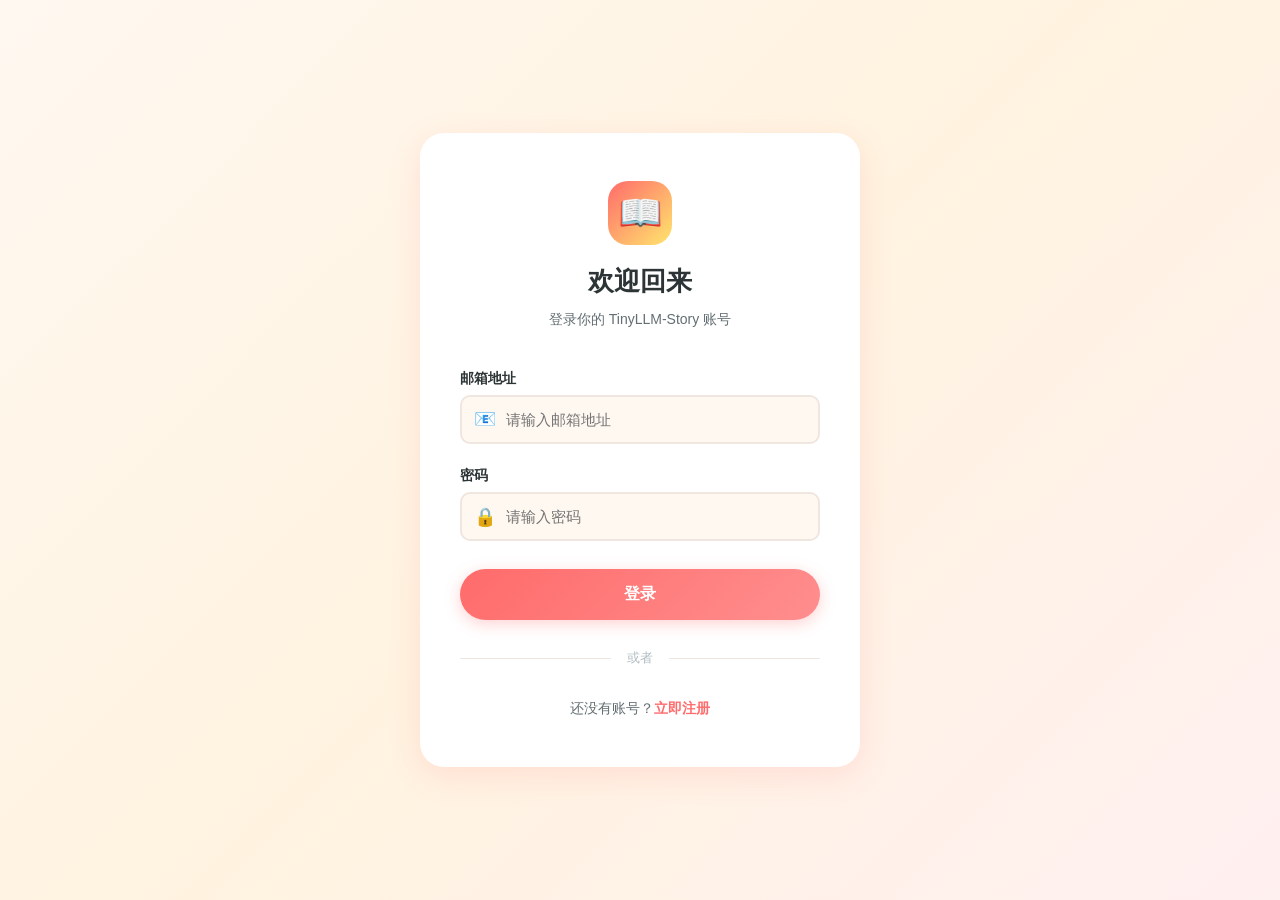
<file: fronted/assistant.html>
<!DOCTYPE html>
<html lang="zh-CN">
<head>
    <meta charset="UTF-8">
    <meta name="viewport" content="width=device-width, initial-scale=1.0">
    <title>AI 智能助手 — TinyLLM-Story</title>
    <link rel="stylesheet" href="css/style.css">
</head>
<body>

<!-- Navbar -->
<nav class="navbar">
    <div class="container">
        <a href="index.html" class="nav-brand">
            <span class="logo-icon">📖</span>
            TinyLLM-Story
        </a>
        <div class="nav-links">
            <a href="index.html">📚 故事库</a>
            <a href="story-generate.html">✨ AI 创作</a>
            <a href="assistant.html" class="active">🤖 AI 助手</a>
            <a href="profile.html">👤 我的</a>
        </div>
        <div class="nav-user" id="nav-user-content">
            <a href="login.html" class="btn-outline">登录</a>
        </div>
    </div>
</nav>

<!-- Assistant Page -->
<main class="assistant-page">
    <!-- 左侧：会话列表 -->
    <aside class="chat-sidebar">
        <button class="btn btn-primary btn-new-chat" id="newChatBtn" onclick="newSession()">
            ➕ 新建对话
        </button>
        <div class="session-list" id="sessionList">
            <div class="session-empty">加载中…</div>
        </div>
    </aside>

    <!-- 右侧：聊天区 -->
    <section class="chat-main">
        <div class="chat-messages" id="chatMessages">
            <!-- 欢迎语 -->
            <div class="chat-welcome" id="chatWelcome">
                <div class="welcome-icon">🤖</div>
                <h2>你好！我是故事小助手</h2>
                <p>我可以基于平台故事库回答问题、帮你创作新故事，还能统计字数、查找故事。</p>
                
                <div class="welcome-categories">
                    <div>
                        <div class="welcome-group-title">🔍 故事检索与情节问答</div>
                        <div class="welcome-group-chips">
                            <button class="example-chip" onclick="sendExample('小熊勇敢的故事讲了什么？')">🐻 小熊勇敢的故事讲了什么？</button>
                            <button class="example-chip" onclick="sendExample('故事库里有没有关于友谊的故事？')">🤝 故事库里有没有关于友谊的故事？</button>
                        </div>
                    </div>
                    <div>
                        <div class="welcome-group-title">✨ 灵感与故事创作</div>
                        <div class="welcome-group-chips">
                            <button class="example-chip" onclick="sendExample('帮我写一个关于分享的小狐狸故事')">🦊 帮我写一个关于分享的小狐狸故事</button>
                            <button class="example-chip" onclick="sendExample('创作一个去月球探索的科幻童话')">🚀 创作一个去月球探索的科幻童话</button>
                        </div>
                    </div>
                    <div>
                        <div class="welcome-group-title">📏 统计与知识查询</div>
                        <div class="welcome-group-chips">
                            <button class="example-chip" onclick="sendExample('查一下故事库里所有的冒险故事')">🗺️ 查一下故事库里所有的冒险故事</button>
                            <button class="example-chip" onclick="sendExample('统计一下 ID 为 1 的故事有多少字？')">📖 统计一下 ID 为 1 的故事字数</button>
                        </div>
                    </div>
                </div>
            </div>
        </div>

        <!-- 输入区 -->
        <div class="chat-input-bar">
            <textarea id="chatInput" rows="1" placeholder="输入你的问题，Enter 发送，Shift+Enter 换行…"></textarea>
            <button class="btn btn-primary btn-send" id="sendBtn" onclick="handleSend()">发送</button>
        </div>
    </section>
</main>

<!-- 故事快速预览浮层 (Modal) -->
<div class="story-preview-modal" id="storyPreviewModal" onclick="closeStoryPreview(event)">
    <div class="story-preview-dialog" onclick="event.stopPropagation()">
        <div class="story-preview-header">
            <div class="story-preview-title">
                <span id="previewEmoji">📖</span>
                <span id="previewTitle">故事预览</span>
            </div>
            <button class="story-preview-close" onclick="closeStoryPreview()">&times;</button>
        </div>
        <div class="story-preview-body">
            <div class="story-preview-meta">
                <span id="previewCategory">分类</span>
                <span id="previewWords">字数</span>
            </div>
            <div id="previewSummary" style="color:var(--text-secondary);font-style:italic;margin-bottom:12px;"></div>
            <div id="previewContent">加载中...</div>
        </div>
        <div class="story-preview-footer">
            <button class="btn btn-sm btn-outline" onclick="closeStoryPreview()">关闭</button>
            <a id="previewDetailLink" href="#" class="btn btn-sm btn-primary" target="_blank">📖 前往故事详情页</a>
        </div>
    </div>
</div>

<footer class="footer">
    <div class="container">
        <div class="footer-brand">📖 TinyLLM-Story</div>
        <p>AI 驱动 · 儿童故事 · 智能创作 · 角色配音</p>
        <p style="margin-top:8px;">© 2026 TinyLLM-Story. All rights reserved.</p>
    </div>
</footer>

<script src="js/common.js"></script>
<script src="js/api.js"></script>
<script>
// --- State ---
let currentSessionId = null;
let isSending = false;

const EXAMPLE_TOOL_LABELS = {
    retrieve_story_knowledge: {
        label: '在故事百宝箱中寻找线索',
        icon: '🔍',
        badge: '知识检索',
        hint: '检索故事知识库'
    },
    search_stories: {
        label: '翻阅书架寻找相关故事',
        icon: '🔎',
        badge: '书库搜索',
        hint: '搜索故事库'
    },
    get_story: {
        label: '认真阅读故事正文细节',
        icon: '📖',
        badge: '读取全文',
        hint: '阅读故事详细内容'
    },
    count_story_words: {
        label: '拿起小尺子统计故事字数',
        icon: '📏',
        badge: '字数统计',
        hint: '统计字数'
    },
    create_story: {
        label: '挥动魔法棒构思精彩故事',
        icon: '✨',
        badge: '奇妙创作',
        hint: 'AI 创作新故事'
    },
};


// --- 会话列表 ---
async function loadSessions(selectId = null) {
    const listEl = document.getElementById('sessionList');
    try {
        const sessions = await API.assistant.listSessions();
        if (!sessions.length) {
            listEl.innerHTML = '<div class="session-empty">还没有对话，点击上方开始吧</div>';
            return;
        }
        listEl.innerHTML = sessions.map(s => `
            <div class="session-item ${s.id === currentSessionId ? 'active' : ''}" data-id="${s.id}">
                <div class="session-item-main" onclick="openSession(${s.id})">
                    <div class="session-title">${escapeHtml(s.title || '新会话')}</div>
                    <div class="session-meta">${s.message_count} 条消息 · ${formatDate(s.updated_at)}</div>
                </div>
                <button class="session-delete" title="删除对话" onclick="deleteSession(${s.id}, event)">🗑️</button>
            </div>
        `).join('');
        if (selectId) currentSessionId = selectId;
    } catch (err) {
        listEl.innerHTML = '<div class="session-empty">加载失败，请刷新重试</div>';
    }
}

async function newSession() {
    try {
        const session = await API.assistant.createSession();
        currentSessionId = session.id;
        resetChatToWelcome();
        loadSessions();
        document.getElementById('chatInput').focus();
    } catch (err) {
        Toast.error('创建对话失败: ' + err.message);
    }
}

async function openSession(id) {
    try {
        const detail = await API.assistant.getSession(id);
        currentSessionId = id;
        const box = document.getElementById('chatMessages');
        box.innerHTML = '';
        (detail.messages || []).forEach(m => {
            if (m.role === 'user') {
                appendUserBubble(m.content);
            } else {
                appendAssistantBubble({
                    answer: m.content,
                    tool_steps: m.tool_steps || [],
                    references: m.references || [],
                    mode: m.mode || 'simulation',
                });
            }
        });
        scrollToBottom();
        loadSessions();
    } catch (err) {
        Toast.error('打开对话失败: ' + err.message);
    }
}

async function deleteSession(id, event) {
    if (event) event.stopPropagation();
    if (!confirm('确定删除这个对话吗？删除后不可恢复。')) return;
    try {
        await API.assistant.deleteSession(id);
        if (id === currentSessionId) {
            currentSessionId = null;
            resetChatToWelcome();
        }
        Toast.success('对话已删除');
        loadSessions();
    } catch (err) {
        Toast.error('删除失败: ' + err.message);
    }
}

function resetChatToWelcome() {
    const box = document.getElementById('chatMessages');
    box.innerHTML = `
        <div class="chat-welcome" id="chatWelcome">
            <div class="welcome-icon">🤖</div>
            <h2>你好！我是故事小助手</h2>
            <p>我可以基于平台故事库回答问题、帮你创作新故事，还能统计字数、查找故事。</p>
            <div class="welcome-categories">
                <div>
                    <div class="welcome-group-title">🔍 故事检索与情节问答</div>
                    <div class="welcome-group-chips">
                        <button class="example-chip" onclick="sendExample('小熊勇敢的故事讲了什么？')">🐻 小熊勇敢的故事讲了什么？</button>
                        <button class="example-chip" onclick="sendExample('故事库里有没有关于友谊的故事？')">🤝 故事库里有没有关于友谊的故事？</button>
                    </div>
                </div>
                <div>
                    <div class="welcome-group-title">✨ 灵感与故事创作</div>
                    <div class="welcome-group-chips">
                        <button class="example-chip" onclick="sendExample('帮我写一个关于分享的小狐狸故事')">🦊 帮我写一个关于分享的小狐狸故事</button>
                        <button class="example-chip" onclick="sendExample('创作一个去月球探索的科幻童话')">🚀 创作一个去月球探索的科幻童话</button>
                    </div>
                </div>
                <div>
                    <div class="welcome-group-title">📏 统计与知识查询</div>
                    <div class="welcome-group-chips">
                        <button class="example-chip" onclick="sendExample('查一下故事库里所有的冒险故事')">🗺️ 查一下故事库里所有的冒险故事</button>
                        <button class="example-chip" onclick="sendExample('统计一下 ID 为 1 的故事有多少字？')">📖 统计一下 ID 为 1 的故事字数</button>
                    </div>
                </div>
            </div>
        </div>`;
}


// --- 发消息 ---
function sendExample(text) {
    document.getElementById('chatInput').value = text;
    handleSend();
}

async function handleSend() {
    if (isSending) return;
    const input = document.getElementById('chatInput');
    const message = input.value.trim();
    if (!message) return;

    // 首次发消息时自动建会话
    if (!currentSessionId) {
        try {
            const session = await API.assistant.createSession();
            currentSessionId = session.id;
        } catch (err) {
            Toast.error('创建对话失败: ' + err.message);
            return;
        }
    }

    isSending = true;
    document.getElementById('sendBtn').disabled = true;
    input.value = '';
    input.style.height = 'auto';

    const welcome = document.getElementById('chatWelcome');
    if (welcome) welcome.remove();

    appendUserBubble(message);
    const loadingEl = appendLoadingBubble();
    scrollToBottom();

    try {
        const result = await API.assistant.chat(currentSessionId, message);
        loadingEl.remove();
        appendAssistantBubble(result);
        scrollToBottom();
        loadSessions();
    } catch (err) {
        loadingEl.remove();
        appendAssistantBubble({
            answer: '抱歉，处理你的消息时出错了：' + (err.message || '请稍后重试'),
            tool_steps: [],
            references: [],
            mode: 'error',
        });
        scrollToBottom();
    } finally {
        isSending = false;
        document.getElementById('sendBtn').disabled = false;
        input.focus();
    }
}

// --- 渲染消息气泡 ---
function appendUserBubble(text) {
    const box = document.getElementById('chatMessages');
    const el = document.createElement('div');
    el.className = 'chat-bubble user-bubble';
    el.textContent = text;
    box.appendChild(el);
}

function appendLoadingBubble() {
    const box = document.getElementById('chatMessages');
    const el = document.createElement('div');
    el.className = 'chat-bubble assistant-bubble';
    el.innerHTML = '<div class="typing-dots"><span></span><span></span><span></span></div>';
    box.appendChild(el);
    return el;
}

function appendAssistantBubble(data) {
    const box = document.getElementById('chatMessages');
    const el = document.createElement('div');
    el.className = 'chat-bubble assistant-bubble';

    const modeBadge = data.mode === 'real'
        ? '<span class="mode-badge mode-real">🤖 AI 模型</span>'
        : data.mode === 'error'
            ? '<span class="mode-badge mode-error">⚠️ 出错了</span>'
            : '<span class="mode-badge mode-sim">🎓 教学模拟</span>';

    const steps = Array.isArray(data.tool_steps) ? data.tool_steps : [];
    const refs = Array.isArray(data.references) ? data.references : [];

    // 童趣拟人化工具徽章与可折叠抽屉
    let stepsHtml = '';
    if (steps.length) {
        stepsHtml = `
        <div class="assistant-tool-badges">
            ${steps.map((s, i) => {
                const toolInfo = EXAMPLE_TOOL_LABELS[s.tool] || {
                    label: s.tool,
                    icon: '⚙️',
                    badge: '辅助工具',
                    hint: s.tool
                };
                return `
                <div class="tool-badge-item" id="tool-badge-${Date.now()}-${i}">
                    <div class="tool-badge-header" onclick="toggleToolDrawer(this)">
                        <div class="tool-badge-title">
                            <span class="tool-badge-icon">${toolInfo.icon}</span>
                            <span>${toolInfo.label}</span>
                        </div>
                        <span class="tool-badge-toggle">查看过程 ▾</span>
                    </div>
                    <div class="tool-drawer-content">
                        <div class="tool-drawer-section">
                            <div class="tool-drawer-label">🔧 调用工具：${escapeHtml(s.tool)}</div>
                        </div>
                        <div class="tool-drawer-section">
                            <div class="tool-drawer-label">📥 输入参数：</div>
                            <div class="tool-drawer-box">${escapeHtml(JSON.stringify(s.args || {}, null, 2))}</div>
                        </div>
                        ${s.result ? `
                        <div class="tool-drawer-section">
                            <div class="tool-drawer-label">📤 执行结果：</div>
                            <div class="tool-drawer-box">${escapeHtml(String(s.result))}</div>
                        </div>` : ''}
                    </div>
                </div>`;
            }).join('')}
        </div>`;
    }

    // 引用来源卡片（支持点击快速预览与跳转）
    let refsHtml = '';
    if (refs.length) {
        refsHtml = `
        <div class="ref-list-fun">
            <div class="ref-list-title">
                <span>📚</span>
                <span>故事小助手参考了以下故事：</span>
            </div>
            <div class="ref-cards-grid">
                ${refs.map(r => `
                    <button type="button" class="ref-card-btn" onclick="openStoryPreview(${r.story_id})">
                        <span>📖</span>
                        <span>《${escapeHtml(r.title || ('故事 ' + r.story_id))}》</span>
                        <span style="font-size:10px;opacity:0.7;">🔍 点击预览</span>
                    </button>
                `).join('')}
            </div>
        </div>`;
    }

    el.innerHTML = `
        <div class="bubble-head">${modeBadge}</div>
        <div class="bubble-content"></div>
        ${stepsHtml}
        ${refsHtml}`;
    el.querySelector('.bubble-content').textContent = data.answer || '';
    box.appendChild(el);
}


// 抽屉展开折叠
function toggleToolDrawer(headerEl) {
    const parent = headerEl.closest('.tool-badge-item');
    if (!parent) return;
    parent.classList.toggle('open');
    const toggleLabel = parent.querySelector('.tool-badge-toggle');
    if (toggleLabel) {
        toggleLabel.textContent = parent.classList.contains('open') ? '收起详情 ▴' : '查看过程 ▾';
    }
}

// 故事快速预览浮层逻辑
async function openStoryPreview(storyId) {
    const modal = document.getElementById('storyPreviewModal');
    if (!modal) return;

    // 重置内容
    document.getElementById('previewTitle').textContent = '正在加载故事...';
    document.getElementById('previewEmoji').textContent = '📖';
    document.getElementById('previewCategory').textContent = '加载中';
    document.getElementById('previewWords').textContent = '';
    document.getElementById('previewSummary').textContent = '';
    document.getElementById('previewContent').innerHTML = '<div class="typing-dots" style="justify-content:center;padding:20px;"><span></span><span></span><span></span></div>';
    document.getElementById('previewDetailLink').href = `story-detail.html?id=${storyId}`;

    modal.classList.add('show');

    try {
        const story = await API.stories.get(storyId);
        document.getElementById('previewTitle').textContent = story.title || '故事详情';
        document.getElementById('previewEmoji').textContent = story.emoji || '📖';
        document.getElementById('previewCategory').textContent = `🏷️ ${story.category || '精选故事'}`;
        document.getElementById('previewWords').textContent = `📝 ${story.words || story.content?.length || 0} 字`;
        document.getElementById('previewSummary').textContent = story.summary ? `“${story.summary}”` : '';
        
        const previewText = story.content || '暂无内容';
        const displayLimit = 400;
        const shortText = previewText.length > displayLimit
            ? previewText.slice(0, displayLimit) + '......'
            : previewText;

        document.getElementById('previewContent').innerHTML = shortText
            .split('\n')
            .filter(p => p.trim())
            .map(p => `<p style="margin-bottom:8px;">${escapeHtml(p.trim())}</p>`)
            .join('');
    } catch (err) {
        document.getElementById('previewTitle').textContent = '加载失败';
        document.getElementById('previewContent').textContent = '无法获取故事内容: ' + (err.message || '网络异常');
    }
}

function closeStoryPreview(event) {
    if (event && event.target && event.target !== event.currentTarget) return;
    const modal = document.getElementById('storyPreviewModal');
    if (modal) modal.classList.remove('show');
}

function scrollToBottom() {
    const box = document.getElementById('chatMessages');
    box.scrollTop = box.scrollHeight;
}

// --- Init ---
document.addEventListener('DOMContentLoaded', () => {
    if (!Auth.requireAuth()) return;
    loadSessions();
    const input = document.getElementById('chatInput');
    input.addEventListener('keydown', (e) => {
        if (e.key === 'Enter' && !e.shiftKey) {
            e.preventDefault();
            handleSend();
        }
    });
    input.addEventListener('input', () => {
        input.style.height = 'auto';
        input.style.height = Math.min(input.scrollHeight, 120) + 'px';
    });
});
</script>
</body>
</html>
</file>
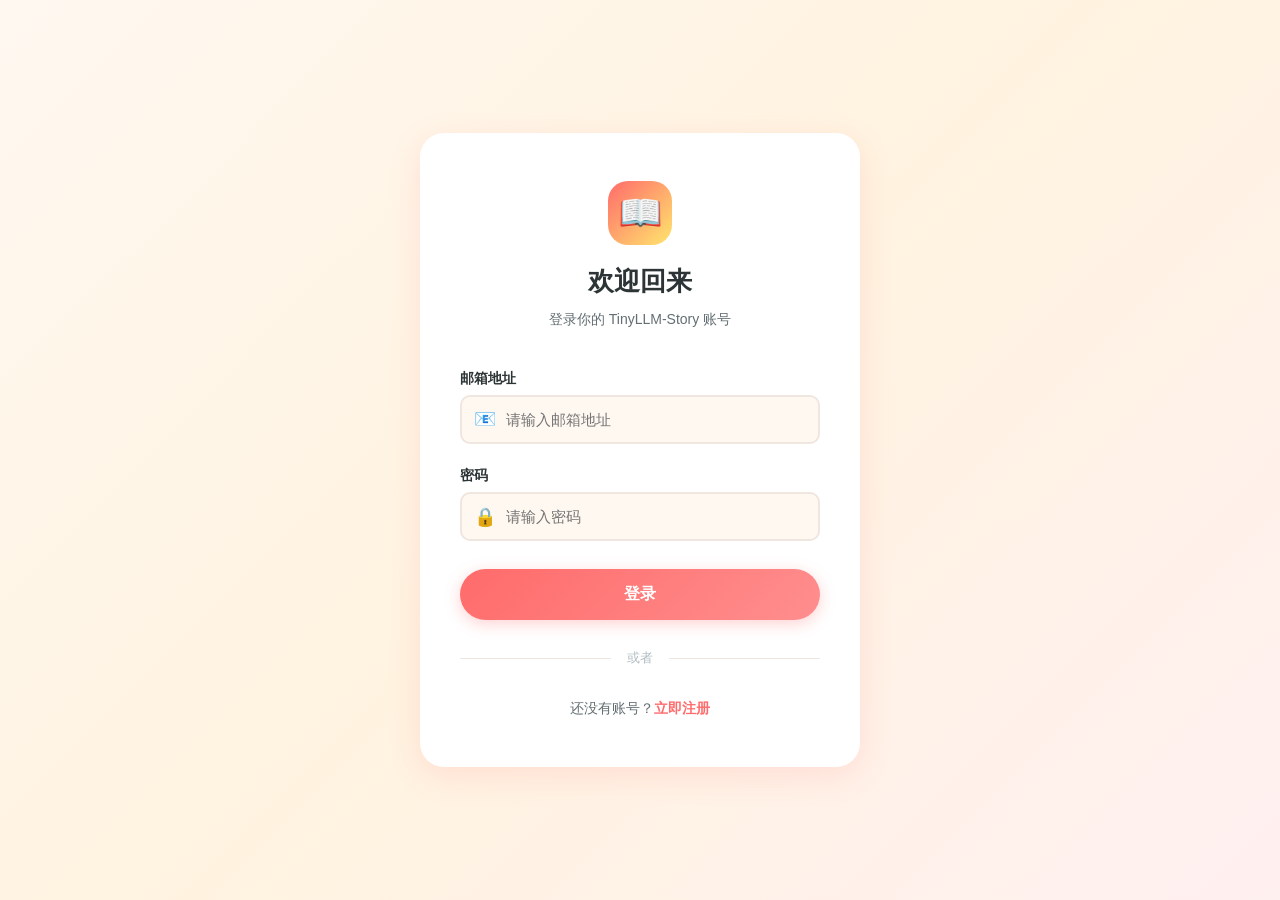
<file: fronted/login.html>
<!DOCTYPE html>
<html lang="zh-CN">
<head>
    <meta charset="UTF-8">
    <meta name="viewport" content="width=device-width, initial-scale=1.0">
    <title>登录 — TinyLLM-Story</title>
    <link rel="stylesheet" href="css/style.css">
</head>
<body>

<div class="auth-page">
    <div class="auth-card">
        <div class="auth-header">
            <div class="auth-logo">📖</div>
            <h2>欢迎回来</h2>
            <p>登录你的 TinyLLM-Story 账号</p>
        </div>

        <form id="loginForm" onsubmit="handleLogin(event)" novalidate>
            <div class="form-group" id="emailGroup">
                <label>邮箱地址</label>
                <div class="input-wrapper">
                    <span class="input-icon">📧</span>
                    <input type="email" id="email" placeholder="请输入邮箱地址" required>
                </div>
                <span class="error-text" id="emailError"></span>
            </div>

            <div class="form-group" id="passwordGroup">
                <label>密码</label>
                <div class="input-wrapper">
                    <span class="input-icon">🔒</span>
                    <input type="password" id="password" placeholder="请输入密码" required>
                </div>
                <span class="error-text" id="passwordError"></span>
            </div>

            <div class="form-actions">
                <button type="submit" class="btn btn-primary" id="loginBtn">
                    登录
                </button>
            </div>
        </form>

        <div class="form-divider">或者</div>

        <div class="form-switch">
            还没有账号？<a href="register.html">立即注册</a>
        </div>
    </div>
</div>

<script src="js/common.js"></script>
<script src="js/api.js"></script>
<script>
async function handleLogin(e) {
    e.preventDefault();

    const email = document.getElementById('email').value.trim();
    const password = document.getElementById('password').value.trim();
    const btn = document.getElementById('loginBtn');

    // Reset
    document.querySelectorAll('.form-group').forEach(g => g.classList.remove('error'));
    document.getElementById('emailError').textContent = '';
    document.getElementById('passwordError').textContent = '';

    // Validate
    let hasError = false;
    if (!email) {
        document.getElementById('emailGroup').classList.add('error');
        document.getElementById('emailError').textContent = '请输入邮箱地址';
        hasError = true;
    }
    if (!password) {
        document.getElementById('passwordGroup').classList.add('error');
        document.getElementById('passwordError').textContent = '请输入密码';
        hasError = true;
    }
    if (hasError) return;

    // Submit
    btn.disabled = true;
    btn.textContent = '登录中...';

    try {
        const result = await API.auth.login(email, password);
        Auth.login(result);
        Toast.success('登录成功！欢迎回来 🎉');
        setTimeout(() => {
            window.location.href = 'index.html';
        }, 800);
    } catch (err) {
        Toast.error(err.message || '登录失败，请重试');
    } finally {
        btn.disabled = false;
        btn.textContent = '登录';
    }
}
</script>
</body>
</html>
</file>
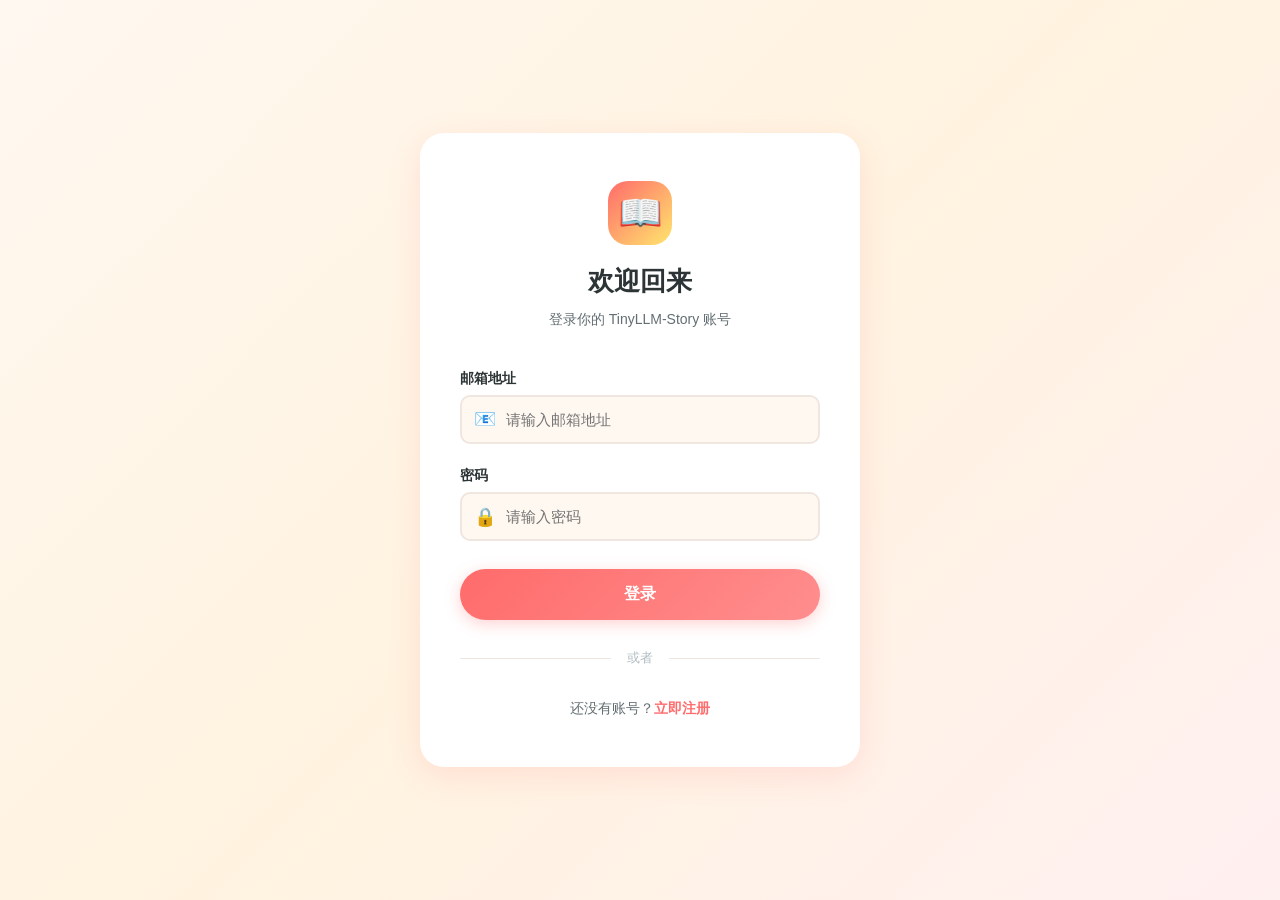
<file: fronted/profile.html>
<!DOCTYPE html>
<html lang="zh-CN">
<head>
    <meta charset="UTF-8">
    <meta name="viewport" content="width=device-width, initial-scale=1.0">
    <title>个人中心 — TinyLLM-Story</title>
    <link rel="stylesheet" href="css/style.css">
</head>
<body>

<!-- Navbar -->
<nav class="navbar">
    <div class="container">
        <a href="index.html" class="nav-brand">
            <span class="logo-icon">📖</span>
            TinyLLM-Story
        </a>
        <div class="nav-links">
            <a href="index.html">📚 故事库</a>
            <a href="story-generate.html">✨ AI 创作</a>
            <a href="assistant.html">🤖 AI 助手</a>
            <a href="profile.html" class="active">👤 我的</a>
        </div>
        <div class="nav-user" id="nav-user-content"></div>
    </div>
</nav>

<!-- Profile Page -->
<main class="profile-page">
    <!-- Profile Header -->
    <div class="profile-header">
        <div class="profile-avatar" id="profileAvatar">👤</div>
        <div class="profile-info">
            <h2 id="profileName">故事小达人</h2>
            <p id="profileEmail">user@example.com</p>
            <div class="profile-stats">
                <div class="profile-stat">
                    <div class="stat-num" id="statFavorites">0</div>
                    <div class="stat-label">收藏故事</div>
                </div>
                <div class="profile-stat">
                    <div class="stat-num" id="statGenerated">0</div>
                    <div class="stat-label">生成故事</div>
                </div>
                <div class="profile-stat">
                    <div class="stat-num" id="statListened">0</div>
                    <div class="stat-label">聆听故事</div>
                </div>
            </div>
        </div>
    </div>

    <!-- Tab Navigation -->
    <div class="tab-nav">
        <button class="active" onclick="switchTab('favorites', this)">❤️ 我的收藏</button>
        <button onclick="switchTab('history', this)">📜 生成历史</button>
    </div>

    <!-- Content Area -->
    <div id="tabContent"></div>

    <!-- Loading -->
    <div class="loading-spinner" id="loadingSpinner" style="display:none;">
        <div class="spinner"></div>
        <div class="spinner-text">正在加载...</div>
    </div>

    <!-- Empty State -->
    <div class="empty-state" id="emptyState" style="display:none;">
        <div class="empty-icon" id="emptyIcon">📭</div>
        <h3 id="emptyTitle">还没有收藏的故事</h3>
        <p id="emptyDesc">去故事库听听故事，或者创作一个属于自己的故事吧</p>
        <a href="index.html" class="btn btn-primary" id="emptyAction">📚 浏览故事库</a>
    </div>

</main>

<footer class="footer">
    <div class="container">
        <div class="footer-brand">📖 TinyLLM-Story</div>
        <p>AI 驱动 · 儿童故事 · 智能创作 · 角色配音</p>
        <p style="margin-top:8px;">© 2026 TinyLLM-Story. All rights reserved.</p>
    </div>
</footer>

<script src="js/common.js"></script>
<script src="js/api.js"></script>
<script>
// Auth Guard
if (!Auth.isLoggedIn()) {
    window.location.href = 'login.html';
}

// --- State ---
let currentTab = 'favorites';
let favoritesData = [];
let historyData = [];

// --- Load Profile ---
function loadProfile() {
    const user = Auth.getUser();
    if (!user) return;

    document.getElementById('profileName').textContent = user.username || '故事小达人';
    document.getElementById('profileEmail').textContent = user.email || '';
    document.getElementById('profileAvatar').textContent = (user.username || '用')[0];

    API.auth.profile().then(result => {
        const stats = result.stats || {};
        document.getElementById('statFavorites').textContent = stats.favorites ?? 0;
        document.getElementById('statGenerated').textContent = stats.generated ?? 0;
        document.getElementById('statListened').textContent = stats.listened ?? 0;
    }).catch(err => Toast.error('加载个人统计失败: ' + err.message));
}

// --- Switch Tab ---
async function switchTab(tab, btnEl) {
    currentTab = tab;

    // Update tab active state
    document.querySelectorAll('.tab-nav button').forEach(b => b.classList.remove('active'));
    if (btnEl) btnEl.classList.add('active');

    // Hide all
    document.getElementById('emptyState').style.display = 'none';
    document.getElementById('tabContent').innerHTML = '';

    // Load data
    document.getElementById('loadingSpinner').style.display = 'flex';

    try {
        let stories;
        if (tab === 'favorites') {
            const result = await API.stories.favorites();
            stories = result.stories;
            favoritesData = stories;
            
            document.getElementById('emptyIcon').textContent = '💔';
            document.getElementById('emptyTitle').textContent = '还没有收藏的故事';
            document.getElementById('emptyDesc').textContent = '去故事库听听故事，点击收藏按钮把它们加入你的收藏吧';
            document.getElementById('emptyAction').href = 'index.html';
            document.getElementById('emptyAction').textContent = '📚 浏览故事库';
        } else {
            const result = await API.stories.history();
            stories = result.stories;
            historyData = stories;

            document.getElementById('emptyIcon').textContent = '📝';
            document.getElementById('emptyTitle').textContent = '还没有生成记录';
            document.getElementById('emptyDesc').textContent = '开始你的第一次 AI 故事创作吧';
            document.getElementById('emptyAction').href = 'story-generate.html';
            document.getElementById('emptyAction').textContent = '✨ 开始创作';
        }

        if (stories.length === 0) {
            document.getElementById('emptyState').style.display = 'block';
        } else {
            renderStoryList(stories);
        }
    } catch (err) {
        Toast.error('加载失败: ' + err.message);
    } finally {
        document.getElementById('loadingSpinner').style.display = 'none';
    }
}

// --- Render Story List ---
function renderStoryList(stories) {
    const html = `
        <div class="story-grid">
            ${stories.map((s, i) => `
                <div class="card story-card" data-id="${s.id}" style="animation: fadeInUp 0.5s ease ${i * 0.05}s both;">
                    <div class="card-cover ${s.coverType || 'c1'}">
                        <span class="cover-emoji">${s.emoji || '📖'}</span>
                        <span class="category-badge">${escapeHtml(s.category || '')}</span>
                    </div>
                    <div class="card-body">
                        <div class="card-title">${escapeHtml(s.title)}</div>
                        <div class="card-desc">${escapeHtml(s.summary)}</div>
                        <div class="card-footer">
                            <span>📝 ${s.words} 字</span>
                            <span>${formatDate(s.date)}</span>
                        </div>
                    </div>
                </div>
            `).join('')}
        </div>
    `;
    document.getElementById('tabContent').innerHTML = html;
    document.querySelectorAll('#tabContent .story-card').forEach(card => {
        card.addEventListener('click', () => openStory(Number(card.dataset.id)));
    });
}

// --- Open Story ---
function openStory(id) {
    window.location.href = `story-detail.html?id=${id}`;
}

// --- Init ---
document.addEventListener('DOMContentLoaded', () => {
    loadProfile();
    const firstTab = document.querySelector('.tab-nav button');
    if (firstTab) switchTab('favorites', firstTab);
});
</script>
</body>
</html>
</file>
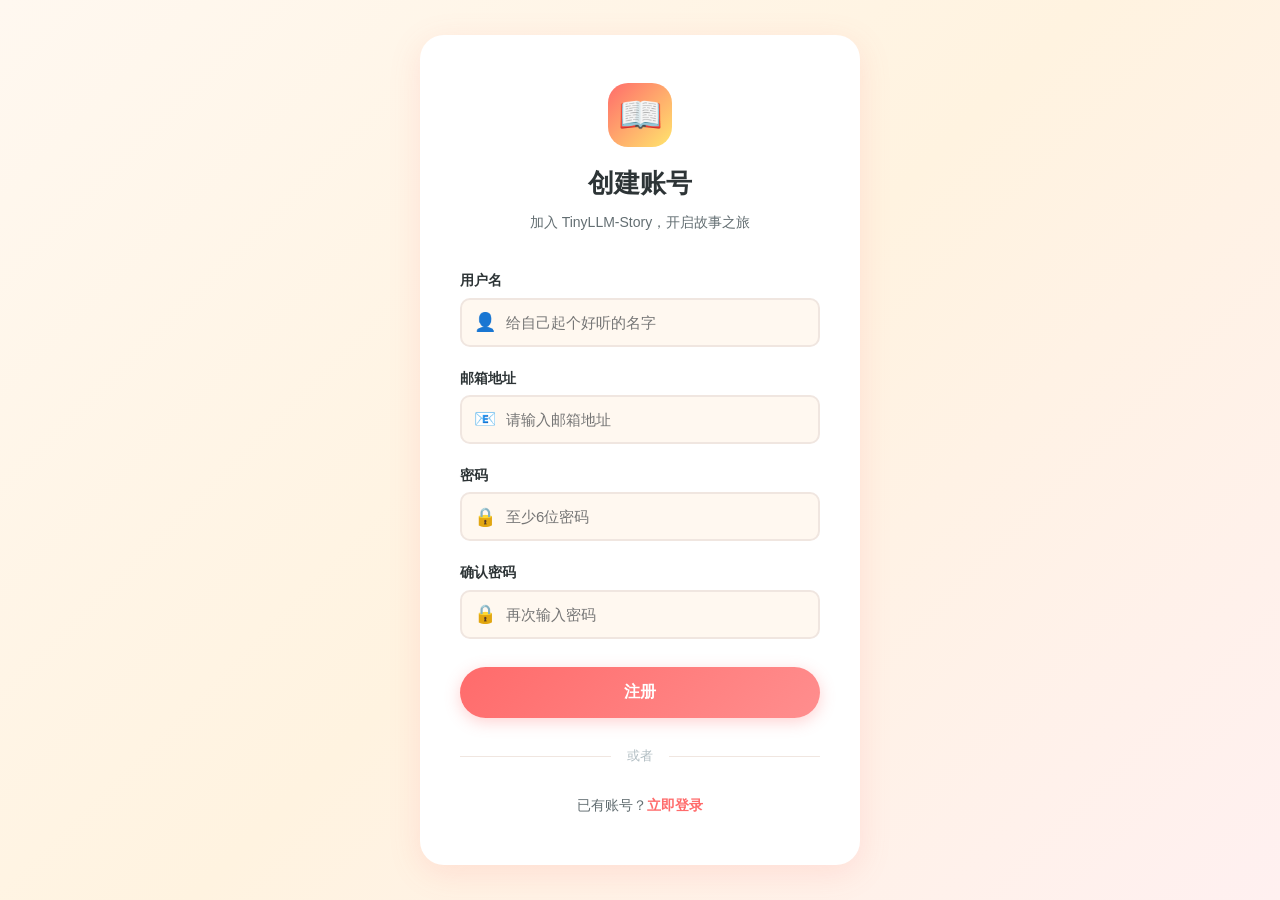
<file: fronted/register.html>
<!DOCTYPE html>
<html lang="zh-CN">
<head>
    <meta charset="UTF-8">
    <meta name="viewport" content="width=device-width, initial-scale=1.0">
    <title>注册 — TinyLLM-Story</title>
    <link rel="stylesheet" href="css/style.css">
</head>
<body>

<div class="auth-page">
    <div class="auth-card">
        <div class="auth-header">
            <div class="auth-logo">📖</div>
            <h2>创建账号</h2>
            <p>加入 TinyLLM-Story，开启故事之旅</p>
        </div>

        <form id="registerForm" onsubmit="handleRegister(event)" novalidate>
            <div class="form-group" id="usernameGroup">
                <label>用户名</label>
                <div class="input-wrapper">
                    <span class="input-icon">👤</span>
                    <input type="text" id="username" placeholder="给自己起个好听的名字" required>
                </div>
                <span class="error-text" id="usernameError"></span>
            </div>

            <div class="form-group" id="emailGroup">
                <label>邮箱地址</label>
                <div class="input-wrapper">
                    <span class="input-icon">📧</span>
                    <input type="email" id="email" placeholder="请输入邮箱地址" required>
                </div>
                <span class="error-text" id="emailError"></span>
            </div>

            <div class="form-group" id="passwordGroup">
                <label>密码</label>
                <div class="input-wrapper">
                    <span class="input-icon">🔒</span>
                    <input type="password" id="password" placeholder="至少6位密码" required minlength="6">
                </div>
                <span class="error-text" id="passwordError"></span>
            </div>

            <div class="form-group" id="confirmGroup">
                <label>确认密码</label>
                <div class="input-wrapper">
                    <span class="input-icon">🔒</span>
                    <input type="password" id="confirmPassword" placeholder="再次输入密码" required>
                </div>
                <span class="error-text" id="confirmError"></span>
            </div>

            <div class="form-actions">
                <button type="submit" class="btn btn-primary" id="registerBtn">
                    注册
                </button>
            </div>
        </form>

        <div class="form-divider">或者</div>

        <div class="form-switch">
            已有账号？<a href="login.html">立即登录</a>
        </div>
    </div>
</div>

<script src="js/common.js"></script>
<script src="js/api.js"></script>
<script>
async function handleRegister(e) {
    e.preventDefault();

    const username = document.getElementById('username').value.trim();
    const email = document.getElementById('email').value.trim();
    const password = document.getElementById('password').value.trim();
    const confirmPassword = document.getElementById('confirmPassword').value.trim();
    const btn = document.getElementById('registerBtn');

    // Reset
    document.querySelectorAll('.form-group').forEach(g => g.classList.remove('error'));
    document.querySelectorAll('.error-text').forEach(e => e.textContent = '');

    // Validate
    let hasError = false;

    if (!username) {
        document.getElementById('usernameGroup').classList.add('error');
        document.getElementById('usernameError').textContent = '请输入用户名';
        hasError = true;
    } else if (username.length < 2) {
        document.getElementById('usernameGroup').classList.add('error');
        document.getElementById('usernameError').textContent = '用户名至少2个字符';
        hasError = true;
    }

    if (!email) {
        document.getElementById('emailGroup').classList.add('error');
        document.getElementById('emailError').textContent = '请输入邮箱地址';
        hasError = true;
    }

    if (!password) {
        document.getElementById('passwordGroup').classList.add('error');
        document.getElementById('passwordError').textContent = '请输入密码';
        hasError = true;
    } else if (password.length < 6) {
        document.getElementById('passwordGroup').classList.add('error');
        document.getElementById('passwordError').textContent = '密码至少6位';
        hasError = true;
    }

    if (password !== confirmPassword) {
        document.getElementById('confirmGroup').classList.add('error');
        document.getElementById('confirmError').textContent = '两次密码不一致';
        hasError = true;
    }

    if (hasError) return;

    // Submit
    btn.disabled = true;
    btn.textContent = '注册中...';

    try {
        const result = await API.auth.register(username, email, password);
        Auth.login(result);
        Toast.success('注册成功！欢迎加入 🎉');
        setTimeout(() => {
            window.location.href = 'index.html';
        }, 800);
    } catch (err) {
        Toast.error(err.message || '注册失败，请重试');
    } finally {
        btn.disabled = false;
        btn.textContent = '注册';
    }
}
</script>
</body>
</html>
</file>
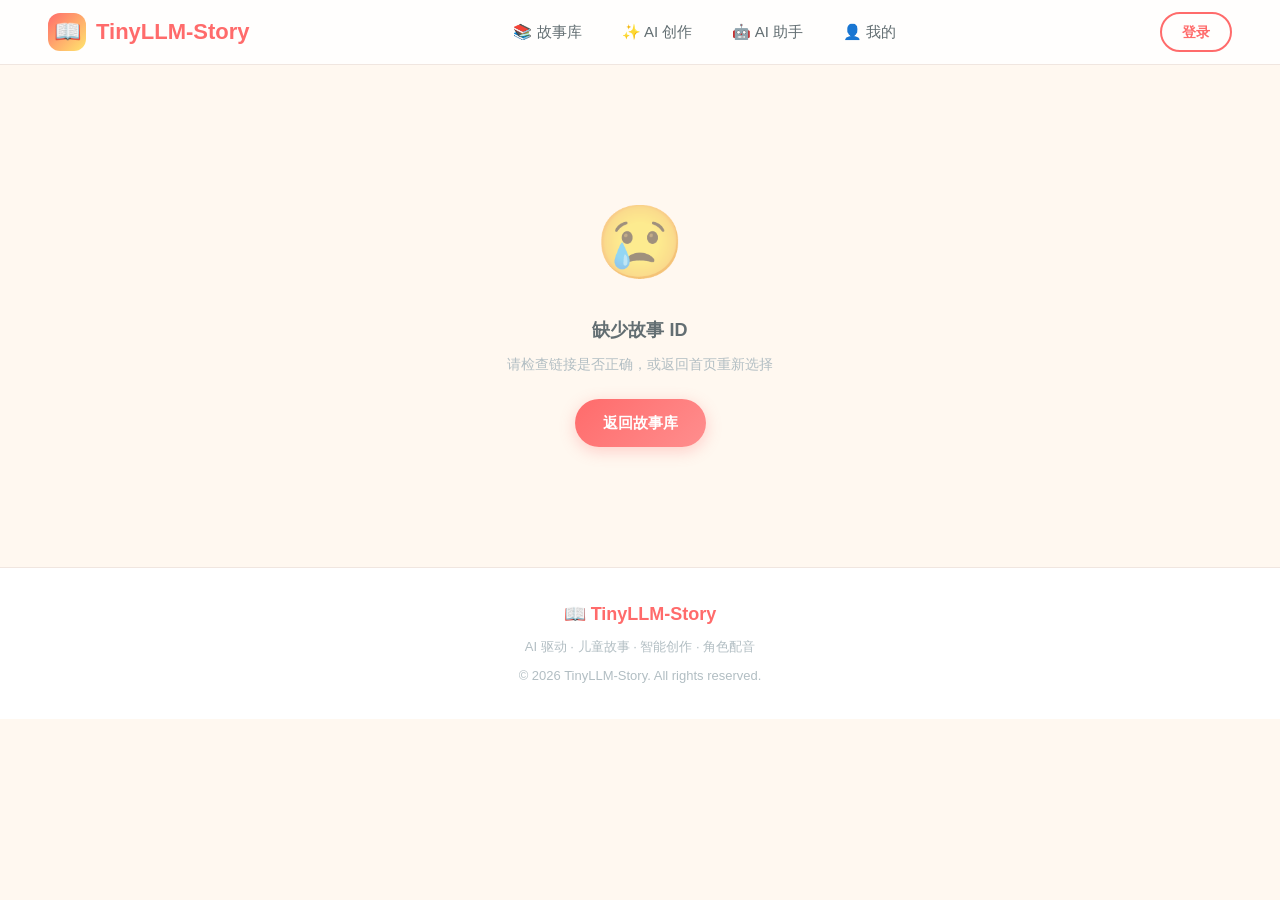
<file: fronted/story-detail.html>
<!DOCTYPE html>
<html lang="zh-CN">
<head>
    <meta charset="UTF-8">
    <meta name="viewport" content="width=device-width, initial-scale=1.0">
    <title>故事详情 — TinyLLM-Story</title>
    <link rel="stylesheet" href="css/style.css">
</head>
<body>

<!-- Navbar -->
<nav class="navbar">
    <div class="container">
        <a href="index.html" class="nav-brand">
            <span class="logo-icon">📖</span>
            TinyLLM-Story
        </a>
        <div class="nav-links">
            <a href="index.html">📚 故事库</a>
            <a href="story-generate.html">✨ AI 创作</a>
            <a href="assistant.html">🤖 AI 助手</a>
            <a href="profile.html">👤 我的</a>
        </div>
        <div class="nav-user" id="nav-user-content">
            <a href="login.html" class="btn-outline">登录</a>
        </div>
    </div>
</nav>

<!-- Story Detail -->
<main class="story-detail-page">
    <!-- Loading State -->
    <div class="loading-spinner" id="loadingSpinner">
        <div class="spinner"></div>
        <div class="spinner-text">正在加载故事...</div>
    </div>

    <!-- Error State -->
    <div class="empty-state" id="errorState" style="display:none;">
        <div class="empty-icon">😢</div>
        <h3 id="errorMessage">故事加载失败</h3>
        <p>请检查链接是否正确，或返回首页重新选择</p>
        <a href="index.html" class="btn btn-primary">返回故事库</a>
    </div>

    <!-- Story Content (hidden initially) -->
    <div id="storyContent" style="display:none;">
        <!-- Back & Meta -->
        <div class="story-detail-header">
            <a href="index.html" class="back-link">← 返回故事库</a>
            <div class="story-meta">
                <span class="badge category" id="storyCategory"></span>
                <span class="badge length" id="storyWords"></span>
                <span style="font-size:13px;color:var(--text-light);" id="storyDate"></span>
            </div>
            <h1 id="storyTitle"></h1>

            <div class="reading-toolbar" id="readingToolbar">
                <div class="font-size-controls">
                    字号：
                                <button class="font-btn" data-size="sm" onclick="setFontSize('sm')">小</button>
                                <button class="font-btn active" data-size="md" onclick="setFontSize('md')">中</button>
                                <button class="font-btn" data-size="lg" onclick="setFontSize('lg')">大</button>
                </div>
                <div class="export-controls">
                    <button class="btn-outline" onclick="downloadStory('txt')">下载 .txt</button>
                    <button class="btn-outline" onclick="downloadStory('md')">下载 .md</button>
                    <button class="btn-outline" onclick="window.print()">打印</button>
                </div>
            </div>
        </div>

        <!-- Story Cover Image -->
        <div class="story-cover-large c1" id="storyCover">
            <span id="storyEmoji">📖</span>
        </div>

        <!-- Audio Player -->
        <div class="player-section">
            <!-- Voice Picker -->
            <div class="voice-picker" id="voicePicker">
                <label>🎙️ 选择朗读声音：</label>
            </div>

            <!-- Player Controls -->
            <div class="player-controls">
                <button class="btn-play" id="btnPlay" onclick="togglePlay()" title="播放/暂停">
                    ▶️
                </button>
                <div class="progress-wrapper">
                    <div class="time-display">
                        <span id="currentTime">00:00</span>
                        <span id="totalTime">03:45</span>
                    </div>
                    <div class="progress-bar" id="progressBar" onclick="seekAudio(event)">
                        <div class="progress-filled" id="progressFilled"></div>
                    </div>
                </div>
            </div>

            <!-- Extra Controls -->
            <div class="player-extra">
                <button class="btn-icon active" id="btnFavorite" onclick="toggleFavorite()" title="收藏">
                    🤍
                </button>
                <button class="btn-icon" id="btnDownload" onclick="downloadStory()" title="下载">
                    📥
                </button>
                <span class="speed-label">
                    语速 <span id="speedValue" style="margin-left:4px;">1.0x</span>
                </span>
                <button class="btn-icon" onclick="changeSpeed(-0.25)" title="减慢">🐢</button>
                <button class="btn-icon" onclick="changeSpeed(0.25)" title="加快">🐇</button>
            </div>
        </div>

        <!-- Story Images -->
        <div class="story-images" id="storyImages"></div>

        <!-- Story Text -->
        <div class="story-content" id="storyText"></div>

        <!-- Actions -->
        <div class="story-actions">
            <a href="story-generate.html" class="btn btn-primary">✨ AI 创作新故事</a>
            <button class="btn btn-outline" onclick="window.print()">🖨️ 打印故事</button>
        </div>
    </div>
</main>

<footer class="footer">
    <div class="container">
        <div class="footer-brand">📖 TinyLLM-Story</div>
        <p>AI 驱动 · 儿童故事 · 智能创作 · 角色配音</p>
        <p style="margin-top:8px;">© 2026 TinyLLM-Story. All rights reserved.</p>
    </div>
</footer>

<script src="js/common.js"></script>
<script src="js/api.js"></script>
<script>
// --- State ---
let storyData = null;
let isPlaying = false;
let isFavorited = false;
let currentSpeed = 1.0;
let currentVoice = null;
let progressInterval = null;
let playbackProgress = 0;
let speechUtterance = null;

// --- Load Story ---
async function loadStory() {
    const id = getQueryParam('id');
    if (!id) {
        showError('缺少故事 ID');
        return;
    }

    document.getElementById('loadingSpinner').style.display = 'flex';

    try {
        storyData = await API.stories.get(id);
        renderStory();
    } catch (err) {
        showError(err.message || '加载故事失败');
    } finally {
        document.getElementById('loadingSpinner').style.display = 'none';
    }
}

function showError(msg) {
    document.getElementById('errorState').style.display = 'block';
    document.getElementById('errorMessage').textContent = msg;
    document.getElementById('loadingSpinner').style.display = 'none';
}

// --- Render ---
function renderStory() {
    document.getElementById('storyContent').style.display = 'block';

    document.getElementById('storyCategory').textContent = storyData.category;
    document.getElementById('storyWords').textContent = `📝 ${storyData.words} 字`;
    document.getElementById('storyDate').textContent = formatDate(storyData.date);
    document.getElementById('storyTitle').textContent = storyData.title;

    // Emoji map
    const emojiMap = {
        '动物故事': '🐱', '童话故事': '🏰', '成长故事': '🌱',
        '冒险故事': '🗺️', '温馨故事': '🌙', '友谊故事': '🤝', '想象故事': '✨'
    };
    document.getElementById('storyEmoji').textContent = emojiMap[storyData.category] || '📖';

    // Story text with paragraphs and sentence spans
    const paragraphs = storyData.content.split('\n').filter(p => p.trim());
    // simple sentence splitter for Chinese and English punctuation
    const sentenceSplitRE = /([^。！？；\.!?]+[。！？；\.!?]?)/g;
    document.getElementById('storyText').innerHTML = paragraphs.map(p => {
        const pieces = [];
        const trimmed = p.trim();
        const matches = Array.from(trimmed.matchAll(sentenceSplitRE)).map(m => m[0]).filter(Boolean);
        if (matches.length === 0) {
            // fallback to whole paragraph as one sentence
            pieces.push(`<span class="story-sentence">${escapeHtml(trimmed)}</span>`);
        } else {
            matches.forEach(s => pieces.push(`<span class="story-sentence">${escapeHtml(s.trim())}</span>`));
        }
        return `<p class="story-paragraph">${pieces.join('')}</p>`;
    }).join('');

    // Images
    if (storyData.images && storyData.images.length > 0) {
        document.getElementById('storyImages').innerHTML = storyData.images
            .map(img => `<img src="${escapeHtml(img)}" alt="故事配图" loading="lazy">`)
            .join('');
        document.getElementById('storyImages').style.display = 'grid';
    } else {
        document.getElementById('storyImages').style.display = 'none';
    }

    // Voices
    if (!currentVoice && storyData.voices && storyData.voices.length > 0) {
        currentVoice = storyData.voices[0].id;
    }
    renderVoices();

    // Prepare karaoke (paragraph offsets) and set default font size
    try { setFontSize('md'); } catch (e) {}
    try { prepareKaraoke(); } catch (e) {}

    // Time estimate (avg 4 chars/sec reading speed)
    const estSeconds = Math.max(1, Math.round(storyData.words / 4));
    document.getElementById('totalTime').textContent = formatTime(estSeconds);

    // Page title
    document.title = `${storyData.title} — TinyLLM-Story`;
}

// --- Voices ---
function renderVoices() {
    const voices = storyData.voices || [];
    const container = document.getElementById('voicePicker');

    container.innerHTML = '<label>🎙️ 选择朗读声音：</label>';

    voices.forEach(v => {
        const chip = document.createElement('span');
        chip.className = `voice-chip ${v.id === currentVoice ? 'active' : ''}`;
        chip.innerHTML = `<span class="char-avatar">${escapeHtml(v.avatar || '🎙️')}</span> ${escapeHtml(v.name || '标准旁白')}`;
        chip.onclick = () => selectVoice(v.id);
        container.appendChild(chip);
    });
}

function selectVoice(voiceId) {
    currentVoice = voiceId;
    if (isPlaying) {
        stopPlay();
        Toast.info(`已切换为 ${getVoiceName(voiceId)} 的声音`);
    }
    renderVoices();
}

function getVoiceName(id) {
    const v = (storyData.voices || []).find(x => x.id === id);
    return v ? v.name : '标准旁白';
}

// === Karaoke / Sentence-level highlight support ===
let sentenceOffsets = []; // cumulative char offsets for each sentence (flat list)
let sentenceElements = []; // corresponding DOM elements for each sentence span
let boundaryFired = false;
let lastHighlightedIndex = -1;

// --- Font size / reading controls ---
function setFontSize(size) {
    const content = document.querySelector('.story-content');
    if (!content) return;
    content.classList.remove('font-sm','font-md','font-lg');
    if (size === 'sm') content.classList.add('font-sm');
    else if (size === 'lg') content.classList.add('font-lg');
    else content.classList.add('font-md');
    // toggle active state on buttons
    document.querySelectorAll('.font-btn').forEach(btn => {
        const s = btn.getAttribute('data-size') || '';
        btn.classList.toggle('active', s === size);
    });
}

function prepareKaraoke() {
    // Build sentenceOffsets by locating each sentence text within the original utterance (storyData.content)
    sentenceOffsets = [];
    sentenceElements = [];
    let searchPos = 0;
    const utteranceText = (storyData && typeof storyData.content === 'string') ? storyData.content : '';

    const paras = Array.from(document.querySelectorAll('.story-paragraph'));
    paras.forEach(p => {
        const sents = Array.from(p.querySelectorAll('.story-sentence'));
        if (sents.length === 0) {
            const text = (p.textContent || '').trim();
            if (!text) return;
            const found = utteranceText.indexOf(text, searchPos);
            const start = found >= 0 ? found : searchPos;
            sentenceOffsets.push(start);
            sentenceElements.push(p);
            searchPos = start + text.length;
        } else {
            sents.forEach(s => {
                const text = (s.textContent || '').trim();
                if (!text) return;
                const found = utteranceText.indexOf(text, searchPos);
                const start = found >= 0 ? found : searchPos;
                sentenceOffsets.push(start);
                sentenceElements.push(s);
                searchPos = start + text.length;
            });
        }
    });
    // last element end not needed; search positions are sufficient for comparisons
    lastHighlightedIndex = -1;
}

function highlightSentenceByCharIndex(charIndex) {
    if (!sentenceOffsets || sentenceOffsets.length === 0) return;
    // find highest index where sentenceOffsets[i] <= charIndex
    let idx = -1;
    for (let i = 0; i < sentenceOffsets.length; i++) {
        if (charIndex >= sentenceOffsets[i]) idx = i;
        else break;
    }
    if (idx === -1) idx = 0;
    if (idx === lastHighlightedIndex) return; // no change
    lastHighlightedIndex = idx;

    sentenceElements.forEach((el, i) => {
        try {
            const isActive = i === idx;
            el.classList.toggle('reading-highlight', isActive);
            if (isActive) {
                // smooth scroll only when the highlighted sentence is out of view
                try {
                    const rect = el.getBoundingClientRect();
                    if (rect.top < 80 || rect.bottom > (window.innerHeight || document.documentElement.clientHeight) - 80) {
                        el.scrollIntoView({ behavior: 'smooth', block: 'center' });
                    }
                } catch (e) {}
            }
        } catch (e) {}
    });
}

function clearSentenceHighlights() {
    lastHighlightedIndex = -1;
    sentenceElements.forEach(el => { try { el.classList.remove('reading-highlight'); } catch (e) {} });
}

// --- Playback ---
function togglePlay() {
    if (isPlaying) {
        stopPlay();
    } else {
        startPlay();
    }
}

function startPlay() {
    const btn = document.getElementById('btnPlay');
    isPlaying = true;
    btn.textContent = '⏸️';
    playbackProgress = 0;
    boundaryFired = false;

    Toast.info(`正在用 ${getVoiceName(currentVoice)} 的声音朗读...`);

    // Use the browser's local speech synthesis; no audio service is required.
    if ('speechSynthesis' in window) {
        speechUtterance = new SpeechSynthesisUtterance(storyData.content);
        speechUtterance.lang = 'zh-CN';
        speechUtterance.rate = currentSpeed;
        speechUtterance.onend = () => {
            playbackProgress = 100;
            updateProgress();
            stopPlay();
            Toast.success('故事播放完毕 🎉');
        };
        // onboundary provides charIndex in many browsers
        speechUtterance.onboundary = (event) => {
            try {
                if (event && typeof event.charIndex === 'number') {
                    boundaryFired = true;
                    highlightSentenceByCharIndex(event.charIndex);
                }
            } catch (e) { /* ignore */ }
        };
        window.speechSynthesis.cancel();
        window.speechSynthesis.speak(speechUtterance);
    }
    const estSeconds = Math.max(1, Math.round(storyData.words / 4));
    const intervalMs = 200;

    progressInterval = setInterval(() => {
        playbackProgress += intervalMs / 1000 / estSeconds * 100;
        if (playbackProgress >= 100) {
            playbackProgress = 100;
            stopPlay();
            Toast.success('故事播放完毕 🎉');
        }
        // fallback: if boundary events are not firing, estimate character position and highlight paragraph
        if (!boundaryFired) {
            try {
                const totalChars = storyData.content.length || 1;
                const currentChar = Math.floor(playbackProgress / 100 * totalChars);
                highlightSentenceByCharIndex(currentChar);
            } catch (e) { /* ignore */ }
        }
        updateProgress();
    }, intervalMs);
}

function stopPlay() {
    const btn = document.getElementById('btnPlay');
    isPlaying = false;
    btn.textContent = '▶️';
    if (progressInterval) {
        clearInterval(progressInterval);
        progressInterval = null;
    }
    if ('speechSynthesis' in window) window.speechSynthesis.cancel();
    speechUtterance = null;
    boundaryFired = false;
    try { clearSentenceHighlights(); } catch(e) {}
}

function seekAudio(event) {
    if (!storyData) return;
    const bar = document.getElementById('progressBar');
    const rect = bar.getBoundingClientRect();
    const ratio = (event.clientX - rect.left) / rect.width;
    playbackProgress = Math.max(0, Math.min(100, ratio * 100));
    updateProgress();
    // update highlight according to new position
    try {
        const totalChars = storyData.content.length || 1;
        const currentChar = Math.floor(playbackProgress / 100 * totalChars);
        highlightSentenceByCharIndex(currentChar);
    } catch (e) {}
}

function updateProgress() {
    document.getElementById('progressFilled').style.width = playbackProgress + '%';
    const estSeconds = Math.max(1, Math.round(storyData.words / 4));
    const current = Math.round(playbackProgress / 100 * estSeconds);
    document.getElementById('currentTime').textContent = formatTime(current);
}

// --- Speed ---
function changeSpeed(delta) {
    currentSpeed = Math.max(0.5, Math.min(2.0, currentSpeed + delta));
    document.getElementById('speedValue').textContent = currentSpeed.toFixed(1) + 'x';
    Toast.info(`播放速度: ${currentSpeed.toFixed(1)}x`);
}

// --- Favorite ---
function toggleFavorite() {
    isFavorited = !isFavorited;
    const btn = document.getElementById('btnFavorite');
    btn.textContent = isFavorited ? '❤️' : '🤍';
    btn.classList.toggle('active', isFavorited);
    Toast.success(isFavorited ? '已添加到收藏 ✨' : '已取消收藏');

    if (storyData) {
        API.stories.toggleFavorite(storyData.id).catch((err) => {
            isFavorited = !isFavorited;
            btn.textContent = isFavorited ? '❤️' : '🤍';
            btn.classList.toggle('active', isFavorited);
            Toast.error('收藏操作失败: ' + (err.message || '请重试'));
        });
    }
}

// --- Download (supports txt or md) ---
function downloadStory(type='txt') {
    if (!storyData) return;
    let text = '';
    if (type === 'md') {
        text = `# ${storyData.title}\n\n${storyData.content.replace(/\n{2,}/g,'\n\n')}\n\n*—— © TinyLLM-Story*`;
    } else {
        text = `【${storyData.title}】\n\n${storyData.content}\n\n—— © TinyLLM-Story`;
    }
    const blob = new Blob([text], { type: 'text/plain;charset=utf-8' });
    const url = URL.createObjectURL(blob);
    const a = document.createElement('a');
    a.href = url;
    a.download = `${storyData.title}.${type}`;
    a.click();
    URL.revokeObjectURL(url);
    Toast.success('故事已下载 📥');
}

// --- Cleanup ---
window.addEventListener('beforeunload', () => {
    if (progressInterval) clearInterval(progressInterval);
});

// --- Init ---
document.addEventListener('DOMContentLoaded', loadStory);
</script>
</body>
</html>
</file>
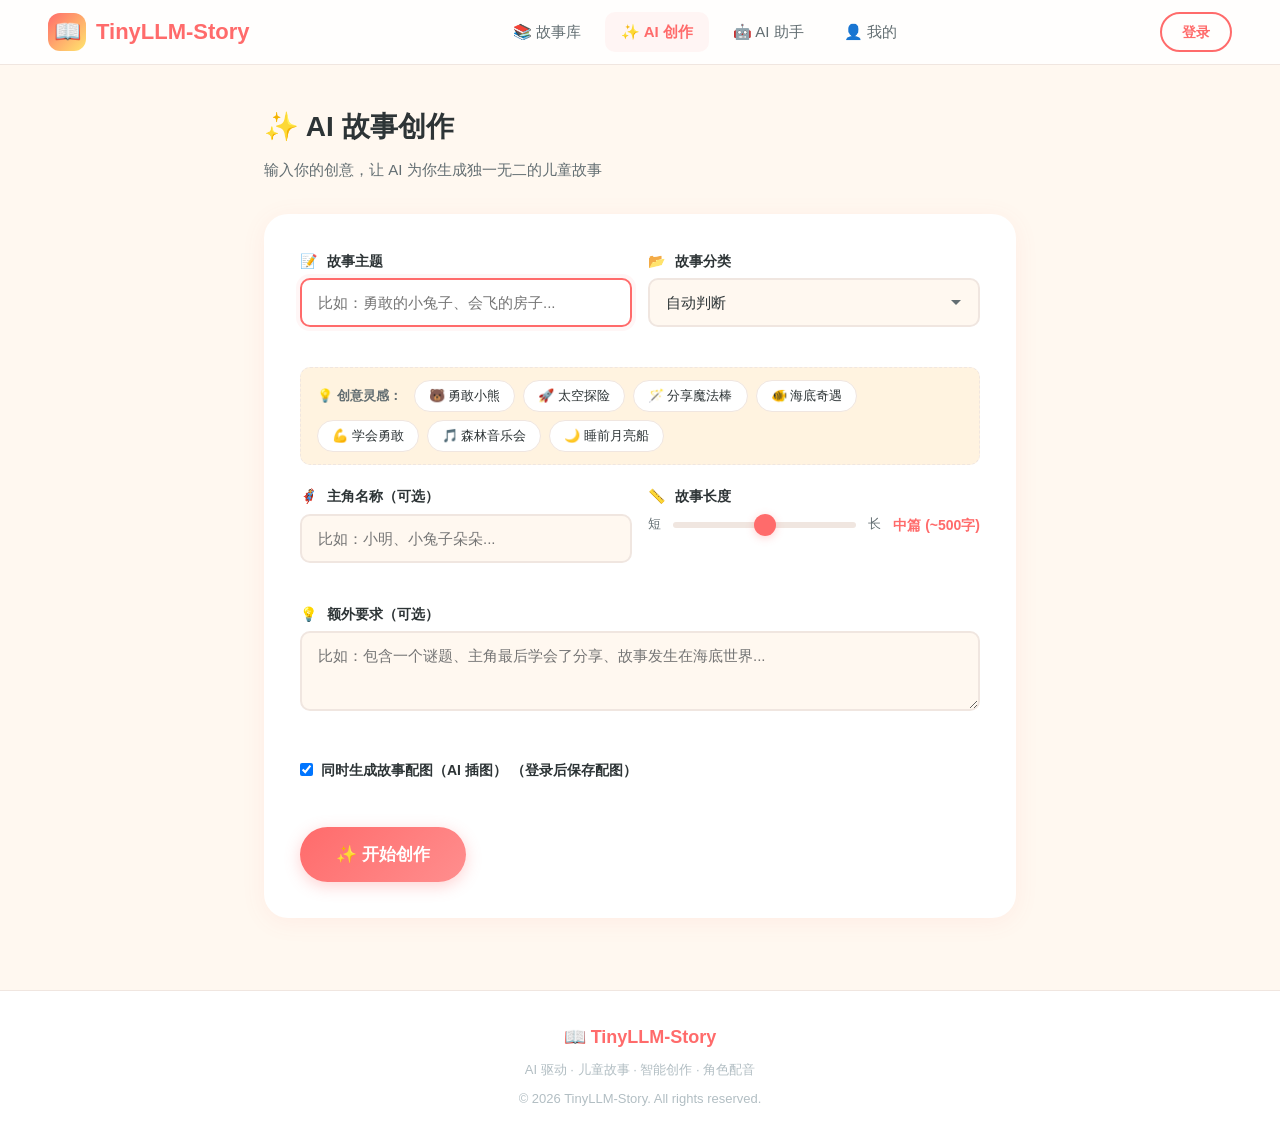
<file: fronted/story-generate.html>
<!DOCTYPE html>
<html lang="zh-CN">
<head>
    <meta charset="UTF-8">
    <meta name="viewport" content="width=device-width, initial-scale=1.0">
    <title>AI 故事创作 — TinyLLM-Story</title>
    <link rel="stylesheet" href="css/style.css">
</head>
<body>

<!-- Navbar -->
<nav class="navbar">
    <div class="container">
        <a href="index.html" class="nav-brand">
            <span class="logo-icon">📖</span>
            TinyLLM-Story
        </a>
        <div class="nav-links">
            <a href="index.html">📚 故事库</a>
            <a href="story-generate.html" class="active">✨ AI 创作</a>
            <a href="assistant.html">🤖 AI 助手</a>
            <a href="profile.html">👤 我的</a>
        </div>
        <div class="nav-user" id="nav-user-content">
            <a href="login.html" class="btn-outline">登录</a>
        </div>
    </div>
</nav>

<!-- Generate Page -->
<main class="generate-page">
    <h1 class="page-title">✨ AI 故事创作</h1>
    <p class="page-subtitle">输入你的创意，让 AI 为你生成独一无二的儿童故事</p>

    <!-- Generate Form -->
    <div class="generate-form">
        <div class="form-row">
            <div class="form-group">
                <label><span class="label-icon">📝</span> 故事主题</label>
                <input type="text" id="theme" placeholder="比如：勇敢的小兔子、会飞的房子...">
            </div>
            <div class="form-group">
                <label><span class="label-icon">📂</span> 故事分类</label>
                <select id="category">
                    <option value="">自动判断</option>
                    <option value="动物故事">🐱 动物故事</option>
                    <option value="童话故事">🏰 童话故事</option>
                    <option value="成长故事">🌱 成长故事</option>
                    <option value="冒险故事">🗺️ 冒险故事</option>
                    <option value="温馨故事">🌙 温馨故事</option>
                    <option value="友谊故事">🤝 友谊故事</option>
                    <option value="想象故事">✨ 想象故事</option>
                </select>
            </div>
        </div>

        <!-- 快捷预设创意标签 -->
        <div class="quick-tags" id="quickTags">
            <span class="quick-tags-label">💡 创意灵感：</span>
            <button class="quick-tag-chip" data-theme="勇敢小熊" data-category="动物故事">🐻 勇敢小熊</button>
            <button class="quick-tag-chip" data-theme="太空探险" data-category="冒险故事">🚀 太空探险</button>
            <button class="quick-tag-chip" data-theme="分享魔法棒" data-category="童话故事">🪄 分享魔法棒</button>
            <button class="quick-tag-chip" data-theme="海底奇遇" data-category="想象故事">🐠 海底奇遇</button>
            <button class="quick-tag-chip" data-theme="学会勇敢" data-category="成长故事">💪 学会勇敢</button>
            <button class="quick-tag-chip" data-theme="森林音乐会" data-category="友谊故事">🎵 森林音乐会</button>
            <button class="quick-tag-chip" data-theme="睡前月亮船" data-category="温馨故事">🌙 睡前月亮船</button>
        </div>

        <div class="form-row">
            <div class="form-group">
                <label><span class="label-icon">🦸</span> 主角名称（可选）</label>
                <input type="text" id="character" placeholder="比如：小明、小兔子朵朵...">
            </div>
            <div class="form-group">
                <label><span class="label-icon">📏</span> 故事长度</label>
                <div class="length-slider">
                    <span style="font-size:13px;color:var(--text-secondary);">短</span>
                    <input type="range" id="lengthSlider" min="1" max="3" value="2" oninput="updateLengthLabel()">
                    <span style="font-size:13px;color:var(--text-secondary);">长</span>
                    <span class="slider-value" id="lengthLabel">中篇</span>
                </div>
                <select id="length" style="display:none;">
                    <option value="medium" selected>中篇 (~500字)</option>
                    <option value="short">短篇 (~200字)</option>
                    <option value="long">长篇 (~800字)</option>
                </select>
            </div>
        </div>

        <div class="form-row full">
            <div class="form-group">
                <label><span class="label-icon">💡</span> 额外要求（可选）</label>
                <textarea id="extra" placeholder="比如：包含一个谜题、主角最后学会了分享、故事发生在海底世界..."></textarea>
            </div>
        </div>

        <div class="form-row full">
            <div class="form-group">
                <label style="display:flex;align-items:center;gap:8px;">
                    <input type="checkbox" id="genImages" checked style="width:auto;cursor:pointer;">
                    同时生成故事配图（AI 插图）
                </label>
            </div>
        </div>

        <div class="submit-row">
            <button class="btn btn-lg btn-primary" id="generateBtn" onclick="generateStory()">
                ✨ 开始创作
            </button>
            <button class="btn btn-lg btn-outline" id="cancelBtn" onclick="cancelGeneration()" style="display:none;">
                ⏹ 取消生成
            </button>
        </div>
    </div>

    <!-- Generation Progress (流式输出中) -->
    <div class="loading-spinner" id="generatingSpinner" style="display:none;">
        <div class="spinner"></div>
        <div class="spinner-text" id="generatingText">AI 正在构思故事...</div>
    </div>

    <!-- Generation Result -->
    <div class="generate-result" id="generateResult">
        <div class="result-header">
            <h3>📖 <span id="resultTitle">AI 生成的故事</span></h3>
            <div class="result-actions">
                <button class="btn btn-sm btn-outline" onclick="regenerateStory()">🔄 重新生成</button>
                <button class="btn btn-sm btn-primary" onclick="saveStory()">💾 保存故事</button>
            </div>
        </div>
        <div class="result-content" id="resultContent">
            <!-- 流式输出时：光标跟随在每个新 chunk 末尾闪烁 -->
            <span class="stream-cursor" id="streamCursor"></span>
        </div>
        <!-- 插图区域：异步加载，先展示骨架屏 -->
        <div class="generated-images" id="generatedImages" style="display:none;">
            <!-- 动态填充：骨架屏 → 真实图片淡入 -->
        </div>
    </div>

</main>

<footer class="footer">
    <div class="container">
        <div class="footer-brand">📖 TinyLLM-Story</div>
        <p>AI 驱动 · 儿童故事 · 智能创作 · 角色配音</p>
        <p style="margin-top:8px;">© 2026 TinyLLM-Story. All rights reserved.</p>
    </div>
</footer>

<script src="js/common.js"></script>
<script src="js/api.js"></script>
<script>
// --- State ---
let isGenerating = false;
let generatedStory = null;
let cancelRequested = false;
let generationController = null;
let generationStream = null;  // EventSource 引用，用于取消

// --- Length Slider ---
function updateLengthLabel() {
    const val = document.getElementById('lengthSlider').value;
    const labels = { '1': '短篇 (~200字)', '2': '中篇 (~500字)', '3': '长篇 (~1000字)' };
    const selectValues = { '1': 'short', '2': 'medium', '3': 'long' };
    document.getElementById('lengthLabel').textContent = labels[val];
    document.getElementById('length').value = selectValues[val];
}

// ============================================================
// 快捷预设创意标签 — 点击自动填充主题与分类
// ============================================================
(function initQuickTags() {
    document.addEventListener('DOMContentLoaded', () => {
        document.getElementById('quickTags').addEventListener('click', (e) => {
            const chip = e.target.closest('.quick-tag-chip');
            if (!chip || isGenerating) return;

            const theme = chip.dataset.theme;
            const category = chip.dataset.category;

            if (theme) {
                document.getElementById('theme').value = theme;
                document.getElementById('theme').focus();
                // 添加一个小动画反馈
                chip.classList.add('tag-popped');
                setTimeout(() => chip.classList.remove('tag-popped'), 300);
            }
            if (category) {
                const catSelect = document.getElementById('category');
                // 找到匹配的 option
                for (const opt of catSelect.options) {
                    if (opt.value === category) {
                        catSelect.value = category;
                        break;
                    }
                }
            }
        });
    });
})();

// ============================================================
// SSE 流式故事生成 — 真实逐字输出，取代旧的假打字机
// ============================================================
async function generateStory() {
    if (isGenerating) return;

    const theme = document.getElementById('theme').value.trim();
    if (!theme) {
        Toast.error('请输入故事主题');
        document.getElementById('theme').focus();
        document.getElementById('theme').classList.add('input-shake');
        setTimeout(() => document.getElementById('theme').classList.remove('input-shake'), 500);
        return;
    }

    // --- 进入生成状态 ---
    isGenerating = true;
    cancelRequested = false;
    generationController = new AbortController();

    // 隐藏创作按钮，显示取消按钮
    document.getElementById('generateBtn').style.display = 'none';
    document.getElementById('cancelBtn').style.display = 'inline-flex';

    // 准备结果容器（先清空，隐藏）
    const resultEl = document.getElementById('generateResult');
    resultEl.classList.remove('show');
    resultEl.classList.add('show'); // 立即显示框架
    document.getElementById('resultContent').innerHTML = '';
    document.getElementById('resultTitle').textContent = '✨ 正在创作中...';
    document.getElementById('generatedImages').style.display = 'none';
    document.getElementById('generatedImages').innerHTML = '';

    // 隐藏 spinner，直接在结果区展示流式内容
    document.getElementById('generatingSpinner').style.display = 'none';

    // 创建流式光标元素
    const contentEl = document.getElementById('resultContent');
    const cursorEl = document.createElement('span');
    cursorEl.className = 'stream-cursor';
    cursorEl.textContent = '▌';
    contentEl.appendChild(cursorEl);

    generatedStory = null;

    // 收集完整文本
    let fullText = '';
    let streamCategory = '';

    const streamData = {
        theme,
        category: document.getElementById('category').value,
        character: document.getElementById('character').value.trim(),
        length: document.getElementById('length').value,
        extra: document.getElementById('extra').value.trim(),
    };

    // streamFetch 返回 { close } 对象（基于 EventSource），不是 Promise
    // 状态通过回调管理
    let streamDone = false;

    function cleanupUI() {
        isGenerating = false;
        document.getElementById('generatingSpinner').style.display = 'none';
        document.getElementById('generateBtn').style.display = 'inline-flex';
        document.getElementById('cancelBtn').style.display = 'none';
        generationController = null;
    }

    try {
        const stream = API.generate.streamFetch(
            streamData,
            // --- onChunk: 每收到一个文本片段，追加到 DOM ---
            (text) => {
                if (cancelRequested) return;
                fullText += text;
                const textNode = document.createTextNode(text);
                contentEl.insertBefore(textNode, cursorEl);
                contentEl.scrollTop = contentEl.scrollHeight;
            },
            // --- onDone: 流结束，更新标题，异步加载插图 ---
            (result) => {
                if (streamDone) return;
                streamDone = true;
                fullText = result.full_text || fullText;
                streamCategory = result.category || streamData.category || '想象故事';

                const character = streamData.character || '小主角';
                document.getElementById('resultTitle').textContent =
                    `${streamData.theme}：${character}的故事`;

                if (cursorEl.parentNode) cursorEl.remove();

                generatedStory = {
                    title: `${streamData.theme}：${character}的故事`,
                    content: fullText,
                    category: streamCategory,
                };

                if (document.getElementById('genImages').checked && Auth.isLoggedIn()) {
                    loadImagesAsync(fullText, streamCategory);
                }

                cleanupUI();
                Toast.success('故事创作完成！✨');
            },
            // --- onError: 出错处理 ---
            (err) => {
                if (streamDone) return;
                streamDone = true;
                if (cursorEl.parentNode) cursorEl.remove();
                cleanupUI();
                if (!cancelRequested && (typeof err === 'string' ? err : err.name) !== 'AbortError') {
                    const msg = typeof err === 'string' ? err : (err.message || '请稍后重试');
                    Toast.error('故事生成失败: ' + msg);
                    if (fullText) {
                        document.getElementById('resultTitle').textContent = '⚠️ 部分生成的故事';
                    } else {
                        resultEl.classList.remove('show');
                    }
                }
            },
            // --- AbortSignal ---
            generationController.signal
        );

        // 保存 stream 引用用于取消
        generationStream = stream;
    } catch (err) {
        console.error('Generate Error:', err);
        if (!streamDone) {
            if (cursorEl.parentNode) cursorEl.remove();
            cleanupUI();
            if (!cancelRequested && err.name !== 'AbortError') {
                Toast.error('故事生成失败: ' + (err.message || '请稍后重试'));
            }
        }
    }
}

// ============================================================
// 插图异步加载 — 骨架屏 → 后台请求 → 淡入呈现
// ============================================================
async function loadImagesAsync(storyContent, category) {
    const imgContainer = document.getElementById('generatedImages');
    const imageCount = 3;

    // Step 1: 立即展示骨架屏占位
    imgContainer.style.display = 'grid';
    imgContainer.innerHTML = Array.from({ length: imageCount }, (_, i) =>
        `<div class="gen-image image-loading" data-image-index="${i}">
            <div class="image-skeleton"></div>
            <div class="image-skeleton-text">✨ AI 正在绘制第 ${i + 1} 张配图...</div>
        </div>`
    ).join('');

    // Step 2: 后台异步请求配图
    try {
        // 先尝试通过 POST /api/v1/generate/images 接口请求（需要 story_id）
        // 如果没有 story_id，则显示本地 SVG 兜底
        let imageUrls = [];

        if (generatedStory && generatedStory.id) {
            try {
                const result = await API.generate.images(generatedStory.id, imageCount);
                imageUrls = result.images || [];
            } catch (imgErr) {
                console.warn('远程配图请求失败，使用 SVG 兜底:', imgErr);
            }
        }

        // Step 3: 如果远程没有拿到图，生成本地 SVG 兜底图
        if (!imageUrls || imageUrls.length === 0) {
            imageUrls = generateFallbackSVGs(storyContent, category, imageCount);
        }

        // Step 4: 替换骨架屏为真实图片，淡入动画
        renderImagesWithFade(imgContainer, imageUrls);
    } catch (err) {
        console.error('图片加载异常:', err);
        // 出错时展示兜底图
        const fallbackUrls = generateFallbackSVGs(storyContent, category, imageCount);
        renderImagesWithFade(imgContainer, fallbackUrls);
    }
}

/** 生成本地 SVG 兜底插图 */
function generateFallbackSVGs(content, category, count) {
    const palettes = [
        ['#FFE4B5', '#FF9A9E', '#8EC5FC'],
        ['#D4FC79', '#96E6A1', '#84FAB0'],
        ['#C2FFD8', '#465EFB', '#B8C6DB'],
    ];
    const excerpt = (content || '').slice(0, 80);
    const encodedExcerpt = encodeURIComponent(excerpt);
    const encodedCategory = encodeURIComponent(category || '儿童故事');

    return Array.from({ length: count }, (_, i) => {
        const [sky, hill, accent] = palettes[i % palettes.length];
        const cx = 170 + i * 70;
        const svg = `<svg xmlns="http://www.w3.org/2000/svg" viewBox="0 0 800 450">
<defs><linearGradient id="sky${i}" x1="0" y1="0" x2="1" y2="1"><stop stop-color="${sky}"/><stop offset="1" stop-color="${accent}"/></linearGradient></defs>
<rect width="800" height="450" rx="28" fill="url(#sky${i})"/>
<circle cx="680" cy="90" r="48" fill="#FFF6B7" opacity=".9"/>
<path d="M0 330 Q140 220 280 330 T560 320 T800 300 V450 H0Z" fill="${hill}" opacity=".9"/>
<path d="M0 370 Q180 290 360 370 T800 350 V450 H0Z" fill="#FFFFFF" opacity=".36"/>
<g transform="translate(${cx},220)"><circle r="66" fill="#FFF8E7"/><circle cx="-23" cy="-8" r="8" fill="#394867"/><circle cx="23" cy="-8" r="8" fill="#394867"/><path d="M-24 22 Q0 42 24 22" fill="none" stroke="#E07A5F" stroke-width="7" stroke-linecap="round"/></g>
<text x="36" y="52" font-family="sans-serif" font-size="23" font-weight="700" fill="#394867">${encodedExcerpt}...</text>
<text x="38" y="84" font-family="sans-serif" font-size="15" fill="#394867" opacity=".8">${encodedCategory} · TinyLLM</text>
</svg>`;
        return 'data:image/svg+xml;charset=utf-8,' + encodeURIComponent(svg);
    });
}

/** 将图片 URL 列表渲染到容器，带淡入动画 */
function renderImagesWithFade(container, urls) {
    if (!Array.isArray(urls) || urls.length === 0) {
        container.innerHTML = '';
        container.style.display = 'none';
        return;
    }

    container.innerHTML = urls.map((url, i) =>
        `<div class="gen-image image-fade-in" data-image-index="${i}" id="genImg${i}">
            <img src="${escapeHtml(url)}" alt="故事配图 ${i + 1}" loading="lazy"
                 onload="this.closest('.gen-image').classList.add('image-loaded')"
                 onerror="this.closest('.gen-image').classList.add('image-error')">
            <div class="select-overlay">
                <div class="select-check">✓</div>
            </div>
        </div>`
    ).join('');

    container.style.display = 'grid';
    container.querySelectorAll('.gen-image').forEach(el => {
        el.addEventListener('click', () => selectImage(Number(el.dataset.imageIndex)));
    });
}

// --- Cancel ---
function cancelGeneration() {
    cancelRequested = true;
    // 先中断 AbortController（如果有）
    if (generationController) generationController.abort();
    // 再关闭 EventSource 连接
    if (generationStream && typeof generationStream.close === 'function') {
        generationStream.close();
    }
    generationStream = null;
    Toast.info('已取消生成');
    resetGenerateUI();
}

function resetGenerateUI() {
    isGenerating = false;
    document.getElementById('generatingSpinner').style.display = 'none';
    document.getElementById('generateBtn').style.display = 'inline-flex';
    document.getElementById('cancelBtn').style.display = 'none';
}

// --- Regenerate ---
function regenerateStory() {
    document.getElementById('generateResult').classList.remove('show');
    document.getElementById('resultContent').innerHTML = '';
    document.getElementById('generatedImages').innerHTML = '';
    document.getElementById('generatedImages').style.display = 'none';
    generatedStory = null;
    generateStory();
}

// --- Save Story ---
function saveStory() {
    if (!Auth.isLoggedIn()) {
        Toast.error('请先登录后再保存故事');
        setTimeout(() => { window.location.href = 'login.html'; }, 1000);
        return;
    }

    if (!generatedStory || !generatedStory.id) {
        // 流式模式下没有 story id，提示用户通过传统模式生成后保存
        Toast.info('流式创作的故事已展示，请登录后通过首页收藏功能保存');
        return;
    }
    API.stories.toggleFavorite(generatedStory.id)
        .then(() => Toast.success('故事已保存到你的收藏 ✨'))
        .catch(err => Toast.error('保存失败: ' + err.message));
}

// --- Select Image ---
function selectImage(index) {
    document.querySelectorAll('.gen-image').forEach(el => el.classList.remove('selected'));
    const target = document.getElementById('genImg' + index);
    if (target) target.classList.add('selected');
    Toast.success('已选择第 ' + (index + 1) + ' 张配图');
}

// --- Init ---
document.addEventListener('DOMContentLoaded', () => {
    updateLengthLabel();
    document.getElementById('theme').focus();
    if (!Auth.isLoggedIn()) {
        const imageLabel = document.querySelector('#genImages')?.parentElement;
        if (imageLabel) imageLabel.append('（登录后保存配图）');
    }
    // Support Enter key to generate from any text field
    document.querySelectorAll('.generate-form input[type="text"]').forEach(el => {
        el.addEventListener('keydown', (e) => {
            if (e.key === 'Enter' && !isGenerating) generateStory();
        });
    });
});
</script>
</body>
</html>
</file>
<file: fronted/css/style.css>
/* ==============================================
   TinyLLM-Story — 儿童故事平台样式表
   ============================================== */

/* --- CSS Variables --- */
:root {
    --primary: #FF6B6B;
    --primary-dark: #E55A5A;
    --primary-light: #FF8E8E;
    --secondary: #4ECDC4;
    --secondary-dark: #3DBDB5;
    --accent: #FFE66D;
    --accent-dark: #F0D000;
    --bg: #FFF8F0;
    --bg-card: #FFFFFF;
    --bg-warm: #FFF3E0;
    --text: #2D3436;
    --text-secondary: #636E72;
    --text-light: #B2BEC3;
    --border: #F0E6E0;
    --success: #00B894;
    --warning: #FDCB6E;
    --error: #E17055;
    --shadow: 0 4px 24px rgba(255, 107, 107, 0.08);
    --shadow-hover: 0 8px 32px rgba(255, 107, 107, 0.15);
    --radius: 16px;
    --radius-sm: 10px;
    --radius-lg: 24px;
    --transition: 0.3s cubic-bezier(0.4, 0, 0.2, 1);
    --font: 'PingFang SC', 'Microsoft YaHei', 'Noto Sans SC', sans-serif;
}

/* --- Reset & Base --- */
*, *::before, *::after {
    margin: 0;
    padding: 0;
    box-sizing: border-box;
}

html { scroll-behavior: smooth; }

body {
    font-family: var(--font);
    background: var(--bg);
    color: var(--text);
    line-height: 1.6;
    min-height: 100vh;
}

a { text-decoration: none; color: inherit; }
ul { list-style: none; }
img { max-width: 100%; display: block; }
button { cursor: pointer; font-family: inherit; border: none; outline: none; }
input, textarea, select { font-family: inherit; outline: none; }

.container {
    max-width: 1280px;
    margin: 0 auto;
    padding: 0 24px;
}

/* --- Animations --- */
@keyframes fadeInUp {
    from { opacity: 0; transform: translateY(24px); }
    to   { opacity: 1; transform: translateY(0); }
}
@keyframes fadeIn {
    from { opacity: 0; }
    to   { opacity: 1; }
}
@keyframes pulse {
    0%, 100% { transform: scale(1); }
    50%      { transform: scale(1.05); }
}
@keyframes typing {
    from { opacity: 0; }
    to   { opacity: 1; }
}
@keyframes spin {
    to { transform: rotate(360deg); }
}
@keyframes float {
    0%, 100% { transform: translateY(0); }
    50%      { transform: translateY(-10px); }
}
@keyframes sparkle {
    0%, 100% { opacity: 1; transform: scale(1); }
    50%      { opacity: 0.6; transform: scale(0.8); }
}
@keyframes slideRight {
    from { width: 0; }
    to   { width: 100%; }
}
@keyframes shake {
    0%, 100% { transform: translateX(0); }
    20%      { transform: translateX(-6px); }
    40%      { transform: translateX(6px); }
    60%      { transform: translateX(-4px); }
    80%      { transform: translateX(4px); }
}

/* --- Navbar --- */
.navbar {
    background: rgba(255,255,255,0.85);
    backdrop-filter: blur(20px);
    -webkit-backdrop-filter: blur(20px);
    border-bottom: 1px solid var(--border);
    position: sticky;
    top: 0;
    z-index: 100;
    padding: 0 24px;
}

.navbar .container {
    display: flex;
    align-items: center;
    justify-content: space-between;
    height: 64px;
}

.nav-brand {
    display: flex;
    align-items: center;
    gap: 10px;
    font-size: 22px;
    font-weight: 700;
    color: var(--primary);
}

.nav-brand .logo-icon {
    width: 38px;
    height: 38px;
    background: linear-gradient(135deg, var(--primary), var(--accent));
    border-radius: 12px;
    display: flex;
    align-items: center;
    justify-content: center;
    font-size: 22px;
    color: #fff;
}

.nav-links {
    display: flex;
    align-items: center;
    gap: 8px;
}

.nav-links a {
    padding: 8px 16px;
    border-radius: var(--radius-sm);
    font-size: 15px;
    font-weight: 500;
    color: var(--text-secondary);
    transition: var(--transition);
}

.nav-links a:hover,
.nav-links a.active {
    color: var(--primary);
    background: rgba(255, 107, 107, 0.06);
}

.nav-links a.active {
    font-weight: 600;
}

.nav-user {
    display: flex;
    align-items: center;
    gap: 12px;
}

.nav-user .avatar {
    width: 36px;
    height: 36px;
    border-radius: 50%;
    background: linear-gradient(135deg, var(--secondary), #7FDBDA);
    display: flex;
    align-items: center;
    justify-content: center;
    font-size: 18px;
    color: #fff;
    overflow: hidden;
}

.nav-user .btn-outline {
    padding: 7px 20px;
    border: 2px solid var(--primary);
    border-radius: 20px;
    color: var(--primary);
    font-weight: 600;
    font-size: 14px;
    transition: var(--transition);
}

.nav-user .btn-outline:hover {
    background: var(--primary);
    color: #fff;
}

/* --- Buttons --- */
.btn {
    display: inline-flex;
    align-items: center;
    justify-content: center;
    gap: 8px;
    padding: 12px 28px;
    border-radius: 50px;
    font-size: 15px;
    font-weight: 600;
    transition: var(--transition);
    white-space: nowrap;
}

.btn-primary {
    background: linear-gradient(135deg, var(--primary), var(--primary-light));
    color: #fff;
    box-shadow: 0 4px 16px rgba(255, 107, 107, 0.3);
}
.btn-primary:hover { transform: translateY(-2px); box-shadow: 0 6px 24px rgba(255, 107, 107, 0.4); }

.btn-secondary {
    background: linear-gradient(135deg, var(--secondary), var(--secondary-dark));
    color: #fff;
    box-shadow: 0 4px 16px rgba(78, 205, 196, 0.3);
}
.btn-secondary:hover { transform: translateY(-2px); box-shadow: 0 6px 24px rgba(78, 205, 196, 0.4); }

.btn-accent {
    background: var(--accent);
    color: #2D3436;
    box-shadow: 0 4px 16px rgba(255, 230, 109, 0.3);
}
.btn-accent:hover { transform: translateY(-2px); box-shadow: 0 6px 24px rgba(255, 230, 109, 0.4); }

.btn-outline {
    background: transparent;
    border: 2px solid var(--border);
    color: var(--text-secondary);
}
.btn-outline:hover { border-color: var(--primary); color: var(--primary); }

.btn-sm { padding: 8px 18px; font-size: 13px; }
.btn-lg { padding: 16px 36px; font-size: 17px; }

.btn:disabled {
    opacity: 0.5;
    cursor: not-allowed;
    transform: none !important;
}

/* --- Cards --- */
.card {
    background: var(--bg-card);
    border-radius: var(--radius);
    box-shadow: var(--shadow);
    transition: var(--transition);
    overflow: hidden;
}
.card:hover { box-shadow: var(--shadow-hover); transform: translateY(-2px); }

/* --- Story Cards --- */
.story-grid {
    display: grid;
    grid-template-columns: repeat(auto-fill, minmax(280px, 1fr));
    gap: 24px;
}

.story-card {
    cursor: pointer;
}
.story-card .card-cover {
    height: 180px;
    background: linear-gradient(135deg, #FFEAA7, #FFE66D);
    display: flex;
    align-items: center;
    justify-content: center;
    font-size: 64px;
    position: relative;
    overflow: hidden;
}
.story-card .card-cover.c1 { background: linear-gradient(135deg, #FFEAA7, #FFC048); }
.story-card .card-cover.c2 { background: linear-gradient(135deg, #BFE8FF, #74B9FF); }
.story-card .card-cover.c3 { background: linear-gradient(135deg, #E8D5FF, #A29BFE); }
.story-card .card-cover.c4 { background: linear-gradient(135deg, #FFE0E0, #FF8E8E); }
.story-card .card-cover.c5 { background: linear-gradient(135deg, #D5F5E3, #7FDBB3); }
.story-card .card-cover.c6 { background: linear-gradient(135deg, #FCE4EC, #F8BBD0); }
.story-card .card-cover.c7 { background: linear-gradient(135deg, #FFF3E0, #FFCC80); }

.story-card .card-cover .cover-emoji {
    transition: var(--transition);
}
.story-card:hover .card-cover .cover-emoji {
    animation: pulse 0.6s ease;
}

.story-card .card-cover .category-badge {
    position: absolute;
    top: 12px;
    left: 12px;
    background: rgba(255,255,255,0.85);
    padding: 4px 12px;
    border-radius: 20px;
    font-size: 12px;
    font-weight: 600;
    color: var(--text-secondary);
}

.story-card .card-cover .voice-count {
    position: absolute;
    bottom: 12px;
    right: 12px;
    background: rgba(0,0,0,0.5);
    padding: 4px 10px;
    border-radius: 20px;
    font-size: 11px;
    color: #fff;
}

.story-card .card-body {
    padding: 16px 20px 20px;
}

.story-card .card-title {
    font-size: 17px;
    font-weight: 600;
    margin-bottom: 6px;
    display: -webkit-box;
    -webkit-line-clamp: 2;
    -webkit-box-orient: vertical;
    overflow: hidden;
}

.story-card .card-desc {
    font-size: 13px;
    color: var(--text-secondary);
    line-height: 1.5;
    display: -webkit-box;
    -webkit-line-clamp: 2;
    -webkit-box-orient: vertical;
    overflow: hidden;
    margin-bottom: 12px;
}

.story-card .card-footer {
    display: flex;
    align-items: center;
    justify-content: space-between;
    font-size: 12px;
    color: var(--text-light);
}

/* --- Sections --- */
.page-section {
    padding: 48px 0;
}

.section-header {
    display: flex;
    align-items: center;
    justify-content: space-between;
    margin-bottom: 28px;
}

.section-title {
    font-size: 28px;
    font-weight: 700;
    display: flex;
    align-items: center;
    gap: 10px;
}

.section-title .icon {
    font-size: 32px;
}

.section-subtitle {
    font-size: 15px;
    color: var(--text-secondary);
    margin-top: 4px;
}

/* --- Hero --- */
.hero {
    padding: 80px 0 60px;
    text-align: center;
    position: relative;
    overflow: hidden;
}

.hero::before {
    content: '';
    position: absolute;
    top: -50%;
    left: -50%;
    width: 200%;
    height: 200%;
    background:
        radial-gradient(circle at 20% 30%, rgba(255,107,107,0.06) 0%, transparent 50%),
        radial-gradient(circle at 80% 70%, rgba(78,205,196,0.06) 0%, transparent 50%),
        radial-gradient(circle at 50% 50%, rgba(255,230,109,0.04) 0%, transparent 50%);
    pointer-events: none;
}

.hero .hero-content {
    position: relative;
    z-index: 1;
    animation: fadeInUp 0.8s ease;
}

.hero-title {
    font-size: 48px;
    font-weight: 800;
    color: var(--text);
    margin-bottom: 16px;
    line-height: 1.3;
}

.hero-title .highlight {
    background: linear-gradient(135deg, var(--primary), var(--secondary));
    -webkit-background-clip: text;
    -webkit-text-fill-color: transparent;
    background-clip: text;
}

.hero-desc {
    font-size: 18px;
    color: var(--text-secondary);
    max-width: 640px;
    margin: 0 auto 36px;
    line-height: 1.8;
}

.hero-actions {
    display: flex;
    gap: 16px;
    justify-content: center;
    flex-wrap: wrap;
}

.hero-features {
    display: flex;
    justify-content: center;
    gap: 40px;
    margin-top: 56px;
    flex-wrap: wrap;
}

.hero-feature {
    display: flex;
    align-items: center;
    gap: 10px;
}

.hero-feature .hf-icon {
    width: 48px;
    height: 48px;
    border-radius: 14px;
    background: var(--bg-warm);
    display: flex;
    align-items: center;
    justify-content: center;
    font-size: 26px;
}

.hero-feature .hf-text {
    text-align: left;
}
.hero-feature .hf-text strong {
    display: block;
    font-size: 15px;
    color: var(--text);
}
.hero-feature .hf-text span {
    font-size: 13px;
    color: var(--text-secondary);
}

/* floating decorations */
.hero .float-decor {
    position: absolute;
    pointer-events: none;
    opacity: 0.5;
    animation: float 4s ease-in-out infinite;
}
.hero .float-decor:nth-child(2) { top: 10%; left: 8%; animation-delay: 0s; font-size: 40px; }
.hero .float-decor:nth-child(3) { top: 15%; right: 10%; animation-delay: 1s; font-size: 36px; }
.hero .float-decor:nth-child(4) { bottom: 20%; left: 12%; animation-delay: 2s; font-size: 32px; }
.hero .float-decor:nth-child(5) { bottom: 15%; right: 8%; animation-delay: 3s; font-size: 44px; }

/* --- Category Tabs --- */
.category-tabs {
    display: flex;
    gap: 10px;
    flex-wrap: wrap;
}

.category-tab {
    padding: 10px 22px;
    border-radius: 50px;
    font-size: 14px;
    font-weight: 500;
    border: 2px solid var(--border);
    background: var(--bg-card);
    color: var(--text-secondary);
    transition: var(--transition);
    white-space: nowrap;
}

.category-tab:hover,
.category-tab.active {
    border-color: var(--primary);
    color: var(--primary);
    background: rgba(255, 107, 107, 0.04);
}

.category-tab.active {
    background: var(--primary);
    color: #fff;
    border-color: var(--primary);
    font-weight: 600;
}

/* --- Search --- */
.search-bar {
    display: flex;
    align-items: center;
    gap: 8px;
    background: var(--bg-card);
    border: 2px solid var(--border);
    border-radius: 50px;
    padding: 6px 6px 6px 20px;
    transition: var(--transition);
    max-width: 400px;
}

.search-bar:focus-within {
    border-color: var(--primary);
    box-shadow: 0 0 0 4px rgba(255, 107, 107, 0.08);
}

.search-bar input {
    flex: 1;
    border: none;
    background: transparent;
    font-size: 15px;
    color: var(--text);
    padding: 8px 0;
}

.search-bar input::placeholder { color: var(--text-light); }

.search-bar button {
    width: 40px;
    height: 40px;
    border-radius: 50%;
    background: var(--primary);
    color: #fff;
    font-size: 18px;
    display: flex;
    align-items: center;
    justify-content: center;
    flex-shrink: 0;
    transition: var(--transition);
}
.search-bar button:hover { background: var(--primary-dark); }

/* --- Auth Pages --- */
.auth-page {
    min-height: 100vh;
    display: flex;
    align-items: center;
    justify-content: center;
    padding: 24px;
    background: linear-gradient(135deg, var(--bg), var(--bg-warm), #FFF0F0);
}

.auth-card {
    background: var(--bg-card);
    border-radius: var(--radius-lg);
    box-shadow: var(--shadow-hover);
    padding: 48px 40px;
    width: 100%;
    max-width: 440px;
    animation: fadeInUp 0.6s ease;
}

.auth-header {
    text-align: center;
    margin-bottom: 36px;
}

.auth-header .auth-logo {
    width: 64px;
    height: 64px;
    border-radius: 20px;
    background: linear-gradient(135deg, var(--primary), var(--accent));
    display: flex;
    align-items: center;
    justify-content: center;
    font-size: 36px;
    margin: 0 auto 16px;
}

.auth-header h2 {
    font-size: 26px;
    font-weight: 700;
    margin-bottom: 6px;
}

.auth-header p {
    font-size: 14px;
    color: var(--text-secondary);
}

.form-group {
    margin-bottom: 20px;
}

.form-group label {
    display: block;
    font-size: 14px;
    font-weight: 600;
    margin-bottom: 6px;
    color: var(--text);
}

.form-group .input-wrapper {
    position: relative;
}

.form-group input {
    width: 100%;
    padding: 14px 16px;
    border: 2px solid var(--border);
    border-radius: var(--radius-sm);
    font-size: 15px;
    color: var(--text);
    transition: var(--transition);
    background: var(--bg);
}

.form-group input:focus {
    border-color: var(--primary);
    box-shadow: 0 0 0 4px rgba(255, 107, 107, 0.06);
    background: #fff;
}

.form-group .input-icon {
    position: absolute;
    left: 14px;
    top: 50%;
    transform: translateY(-50%);
    font-size: 18px;
    color: var(--text-light);
}

.form-group .input-icon + input {
    padding-left: 44px;
}

.form-group .error-text {
    font-size: 12px;
    color: var(--error);
    margin-top: 4px;
    display: none;
}

.form-group.error input { border-color: var(--error); }
.form-group.error .error-text { display: block; }

.form-actions {
    margin-top: 28px;
}

.form-actions .btn {
    width: 100%;
    padding: 15px;
    font-size: 16px;
}

.form-divider {
    display: flex;
    align-items: center;
    gap: 16px;
    margin: 28px 0;
    color: var(--text-light);
    font-size: 13px;
}

.form-divider::before,
.form-divider::after {
    content: '';
    flex: 1;
    height: 1px;
    background: var(--border);
}

.form-switch {
    text-align: center;
    font-size: 14px;
    color: var(--text-secondary);
}

.form-switch a {
    color: var(--primary);
    font-weight: 600;
}
.form-switch a:hover { text-decoration: underline; }

/* --- Toast --- */
.toast-container {
    position: fixed;
    top: 24px;
    right: 24px;
    z-index: 9999;
    display: flex;
    flex-direction: column;
    gap: 12px;
}

.toast {
    padding: 14px 24px;
    border-radius: var(--radius-sm);
    background: #fff;
    box-shadow: 0 8px 32px rgba(0,0,0,0.12);
    font-size: 14px;
    font-weight: 500;
    display: flex;
    align-items: center;
    gap: 10px;
    animation: fadeInUp 0.3s ease;
    min-width: 280px;
}

.toast.success { border-left: 4px solid var(--success); }
.toast.error   { border-left: 4px solid var(--error); }
.toast.info    { border-left: 4px solid var(--secondary); }

/* --- Story Detail Page --- */
.story-detail-page {
    max-width: 900px;
    margin: 0 auto;
    padding: 40px 24px;
}

.story-detail-header {
    margin-bottom: 32px;
}

.story-detail-header .back-link {
    display: inline-flex;
    align-items: center;
    gap: 6px;
    font-size: 14px;
    color: var(--text-secondary);
    margin-bottom: 20px;
    transition: var(--transition);
}
.story-detail-header .back-link:hover { color: var(--primary); }

.story-detail-header .story-meta {
    display: flex;
    align-items: center;
    gap: 12px;
    flex-wrap: wrap;
    margin-bottom: 12px;
}

.story-detail-header .badge {
    padding: 4px 14px;
    border-radius: 20px;
    font-size: 13px;
    font-weight: 600;
}

.story-detail-header .badge.category {
    background: rgba(255, 107, 107, 0.1);
    color: var(--primary);
}

.story-detail-header .badge.length {
    background: rgba(78, 205, 196, 0.1);
    color: var(--secondary-dark);
}

.story-detail-header h1 {
    font-size: 32px;
    font-weight: 700;
    line-height: 1.4;
}

/* Story Cover */
.story-cover-large {
    width: 100%;
    height: 320px;
    border-radius: var(--radius-lg);
    display: flex;
    align-items: center;
    justify-content: center;
    font-size: 120px;
    margin-bottom: 32px;
    position: relative;
    overflow: hidden;
}

/* Audio Player */
.player-section {
    background: var(--bg-card);
    border-radius: var(--radius-lg);
    box-shadow: var(--shadow);
    padding: 28px 32px;
    margin-bottom: 32px;
}

.player-section .voice-picker {
    display: flex;
    gap: 10px;
    margin-bottom: 24px;
    flex-wrap: wrap;
    align-items: center;
}

.player-section .voice-picker label {
    font-size: 14px;
    font-weight: 600;
    color: var(--text-secondary);
    white-space: nowrap;
}

.player-section .voice-chip {
    padding: 8px 16px;
    border-radius: 50px;
    font-size: 13px;
    font-weight: 500;
    border: 2px solid var(--border);
    background: var(--bg);
    color: var(--text-secondary);
    transition: var(--transition);
    display: flex;
    align-items: center;
    gap: 6px;
    cursor: pointer;
}

.player-section .voice-chip:hover,
.player-section .voice-chip.active {
    border-color: var(--primary);
    color: var(--primary);
    background: rgba(255, 107, 107, 0.04);
}

.player-section .voice-chip.active {
    background: var(--primary);
    color: #fff;
    border-color: var(--primary);
}

.player-section .voice-chip .char-avatar {
    width: 24px;
    height: 24px;
    border-radius: 50%;
    display: inline-flex;
    align-items: center;
    justify-content: center;
    font-size: 14px;
}

.player-controls {
    display: flex;
    align-items: center;
    gap: 20px;
}

.player-controls .btn-play {
    width: 56px;
    height: 56px;
    border-radius: 50%;
    background: linear-gradient(135deg, var(--primary), var(--primary-light));
    color: #fff;
    font-size: 24px;
    display: flex;
    align-items: center;
    justify-content: center;
    box-shadow: 0 4px 20px rgba(255, 107, 107, 0.4);
    transition: var(--transition);
    flex-shrink: 0;
}

.player-controls .btn-play:hover {
    transform: scale(1.08);
    box-shadow: 0 6px 28px rgba(255, 107, 107, 0.5);
}

.player-controls .progress-wrapper {
    flex: 1;
    min-width: 0;
}

.player-controls .time-display {
    display: flex;
    justify-content: space-between;
    font-size: 12px;
    color: var(--text-light);
    margin-bottom: 6px;
    font-variant-numeric: tabular-nums;
}

.player-controls .progress-bar {
    width: 100%;
    height: 6px;
    border-radius: 3px;
    background: var(--border);
    cursor: pointer;
    position: relative;
    overflow: hidden;
}

.player-controls .progress-filled {
    height: 100%;
    background: linear-gradient(90deg, var(--primary), var(--secondary));
    border-radius: 3px;
    transition: width 0.2s linear;
    width: 0%;
}

.player-extra {
    display: flex;
    gap: 8px;
    margin-top: 20px;
}

.player-extra .btn-icon {
    width: 40px;
    height: 40px;
    border-radius: 50%;
    background: var(--bg);
    display: flex;
    align-items: center;
    justify-content: center;
    font-size: 18px;
    color: var(--text-secondary);
    transition: var(--transition);
    border: none;
}

.player-extra .btn-icon:hover { background: var(--border); color: var(--text); }
.player-extra .btn-icon.active { color: var(--primary); }

.player-extra .speed-label {
    display: flex;
    align-items: center;
    padding: 0 14px;
    font-size: 13px;
    font-weight: 600;
    color: var(--text-secondary);
    background: var(--bg);
    border-radius: 50px;
}

/* Story Content */
.story-content {
    background: var(--bg-card);
    border-radius: var(--radius-lg);
    box-shadow: var(--shadow);
    padding: 40px;
    line-height: 2.1;
    font-size: 17px;
    white-space: pre-wrap;
    color: var(--text);
}

.story-content .story-paragraph {
    margin-bottom: 20px;
    text-indent: 2em;
}

.story-content .story-paragraph:last-child {
    margin-bottom: 0;
}

.story-images {
    display: grid;
    grid-template-columns: repeat(auto-fit, minmax(250px, 1fr));
    gap: 16px;
    margin: 32px 0;
}

.story-images img {
    width: 100%;
    border-radius: var(--radius);
    aspect-ratio: 1;
    object-fit: cover;
    box-shadow: var(--shadow);
}

/* Story Actions */
.story-actions {
    display: flex;
    gap: 12px;
    margin-top: 28px;
    flex-wrap: wrap;
}

/* --- Generate Page --- */
.generate-page {
    max-width: 800px;
    margin: 0 auto;
    padding: 40px 24px;
}

.generate-page .page-title {
    font-size: 28px;
    font-weight: 700;
    margin-bottom: 8px;
}

.generate-page .page-subtitle {
    font-size: 15px;
    color: var(--text-secondary);
    margin-bottom: 32px;
}

.generate-form {
    background: var(--bg-card);
    border-radius: var(--radius-lg);
    box-shadow: var(--shadow);
    padding: 36px;
    margin-bottom: 32px;
}

.generate-form .form-row {
    display: grid;
    grid-template-columns: 1fr 1fr;
    gap: 16px;
    margin-bottom: 20px;
}

@media (max-width: 600px) {
    .generate-form .form-row {
        grid-template-columns: 1fr;
    }
}

.generate-form .form-row.full {
    grid-template-columns: 1fr;
}

.generate-form label {
    display: block;
    font-size: 14px;
    font-weight: 600;
    margin-bottom: 6px;
    color: var(--text);
}

.generate-form label .label-icon {
    margin-right: 6px;
}

.generate-form input,
.generate-form textarea,
.generate-form select {
    width: 100%;
    padding: 14px 16px;
    border: 2px solid var(--border);
    border-radius: var(--radius-sm);
    font-size: 15px;
    color: var(--text);
    transition: var(--transition);
    background: var(--bg);
}

.generate-form textarea {
    min-height: 80px;
    resize: vertical;
}

.generate-form input:focus,
.generate-form textarea:focus,
.generate-form select:focus {
    border-color: var(--primary);
    box-shadow: 0 0 0 4px rgba(255, 107, 107, 0.06);
    background: #fff;
}

.generate-form input.input-shake {
    animation: shake 0.4s ease;
}

.generate-form select {
    appearance: none;
    background-image: url("data:image/svg+xml,%3Csvg xmlns='http://www.w3.org/2000/svg' width='12' height='12' viewBox='0 0 12 12'%3E%3Cpath fill='%23636E72' d='M6 8L1 3h10z'/%3E%3C/svg%3E");
    background-repeat: no-repeat;
    background-position: right 16px center;
    padding-right: 40px;
}

.generate-form .length-slider {
    display: flex;
    align-items: center;
    gap: 12px;
}

.generate-form input[type="range"] {
    flex: 1;
    padding: 0;
    border: none;
    height: 6px;
    -webkit-appearance: none;
    -moz-appearance: none;
    appearance: none;
    background: var(--border);
    border-radius: 3px;
    cursor: pointer;
}

.generate-form input[type="range"]::-webkit-slider-thumb {
    -webkit-appearance: none;
    width: 22px;
    height: 22px;
    border-radius: 50%;
    background: var(--primary);
    cursor: pointer;
    box-shadow: 0 2px 8px rgba(255, 107, 107, 0.3);
}

.generate-form .slider-value {
    font-size: 14px;
    font-weight: 600;
    color: var(--primary);
    min-width: 60px;
    text-align: center;
}

.generate-form .submit-row {
    display: flex;
    gap: 12px;
    align-items: center;
}

/* Generation Result */
.generate-result {
    background: var(--bg-card);
    border-radius: var(--radius-lg);
    box-shadow: var(--shadow);
    overflow: hidden;
    animation: fadeInUp 0.5s ease;
    display: none;
}

.generate-result.show { display: block; }

.generate-result .result-header {
    padding: 20px 32px;
    border-bottom: 1px solid var(--border);
    display: flex;
    align-items: center;
    justify-content: space-between;
}

.generate-result .result-header h3 {
    font-size: 16px;
    font-weight: 600;
    display: flex;
    align-items: center;
    gap: 8px;
}

.generate-result .result-actions {
    display: flex;
    gap: 8px;
}

.generate-result .result-content {
    padding: 32px;
    font-size: 17px;
    line-height: 2.1;
    white-space: pre-wrap;
    max-height: 500px;
    overflow-y: auto;
}

.generate-result .result-content.typing::after {
    content: '▌';
    animation: typing 0.8s infinite;
    color: var(--primary);
}

/* Generated Images */
.generated-images {
    display: none;
    grid-template-columns: repeat(auto-fill, minmax(200px, 1fr));
    gap: 16px;
    padding: 32px;
    border-top: 1px solid var(--border);
}

.generated-images .gen-image {
    border-radius: var(--radius);
    overflow: hidden;
    aspect-ratio: 1;
    background: var(--bg);
    position: relative;
    cursor: pointer;
}

.generated-images .gen-image img {
    width: 100%;
    height: 100%;
    object-fit: cover;
}

.generated-images .gen-image .select-overlay {
    position: absolute;
    inset: 0;
    background: rgba(0,0,0,0.4);
    display: flex;
    align-items: center;
    justify-content: center;
    opacity: 0;
    transition: var(--transition);
}

.generated-images .gen-image:hover .select-overlay,
.generated-images .gen-image.selected .select-overlay {
    opacity: 1;
}

.generated-images .gen-image .select-check {
    width: 36px;
    height: 36px;
    border-radius: 50%;
    background: #fff;
    display: flex;
    align-items: center;
    justify-content: center;
    font-size: 18px;
    color: var(--success);
}

/* Loading States */
.loading-spinner {
    display: flex;
    flex-direction: column;
    align-items: center;
    justify-content: center;
    padding: 60px 0;
    gap: 16px;
}

.loading-spinner .spinner {
    width: 48px;
    height: 48px;
    border: 4px solid var(--border);
    border-top-color: var(--primary);
    border-radius: 50%;
    animation: spin 0.8s linear infinite;
}

.loading-spinner .spinner-text {
    font-size: 15px;
    color: var(--text-secondary);
    font-weight: 500;
}

/* Skeleton Loading */
.skeleton {
    background: linear-gradient(90deg, var(--border) 25%, var(--bg) 50%, var(--border) 75%);
    background-size: 200% 100%;
    animation: shimmer 1.5s infinite;
    border-radius: var(--radius-sm);
}

@keyframes shimmer {
    0% { background-position: -200% 0; }
    100% { background-position: 200% 0; }
}

.skeleton-card { height: 320px; border-radius: var(--radius); }
.skeleton-text { height: 16px; margin-bottom: 8px; }
.skeleton-text-sm { width: 60%; }

/* --- Profile Page --- */
.profile-page {
    max-width: 900px;
    margin: 0 auto;
    padding: 40px 24px;
}

/* ==============================================
   Assistant Page（AI 智能助手）
   ============================================== */
.assistant-page {
    display: flex;
    gap: 20px;
    max-width: 1280px;
    margin: 0 auto;
    padding: 24px;
    height: calc(100vh - 140px);
    min-height: 560px;
    align-items: center; /* 整体垂直居中 */
}

/* 左侧会话列表 */
.chat-sidebar {
    width: 280px;
    flex-shrink: 0;
    align-self: stretch; /* 侧边栏保持撑满高度 */
    display: flex;
    flex-direction: column;
    gap: 12px;
    background: var(--bg-card);
    border-radius: var(--radius);
    box-shadow: var(--shadow);
    padding: 16px;
    overflow: hidden;
}

.btn-new-chat {
    width: 100%;
    padding: 10px;
    font-size: 14px;
    flex-shrink: 0;
}

.session-list {
    flex: 1;
    overflow-y: auto;
    display: flex;
    flex-direction: column;
    gap: 8px;
}

.session-empty {
    color: var(--text-light);
    font-size: 13px;
    text-align: center;
    padding: 24px 8px;
}

.session-item {
    display: flex;
    align-items: center;
    gap: 4px;
    padding: 10px 12px;
    border-radius: var(--radius-sm);
    background: var(--bg-warm);
    transition: var(--transition);
    cursor: pointer;
}

.session-item:hover { background: #FFE8D6; }
.session-item.active {
    background: var(--primary);
    color: #fff;
}
.session-item.active .session-meta { color: rgba(255,255,255,0.8); }

.session-item-main {
    flex: 1;
    min-width: 0;
}

.session-title {
    font-size: 14px;
    font-weight: 500;
    white-space: nowrap;
    overflow: hidden;
    text-overflow: ellipsis;
}

.session-meta {
    font-size: 12px;
    color: var(--text-secondary);
    margin-top: 2px;
}

.session-delete {
    background: transparent;
    font-size: 14px;
    padding: 4px 6px;
    border-radius: 6px;
    opacity: 0.5;
    transition: var(--transition);
    flex-shrink: 0;
}
.session-delete:hover { opacity: 1; background: rgba(0,0,0,0.08); }

/* 右侧聊天区 */
.chat-main {
    flex: 0 1 760px;      /* 固定最大宽度 */
    max-width: 760px;
    margin: 0 auto;       /* 在剩余空间中水平居中 */
    align-self: center;   /* 垂直居中 */
    width: 100%;
    height: 80%;
    max-height: 680px;
    min-height: 480px;
    display: flex;
    flex-direction: column;
    background: var(--bg-card);
    border-radius: var(--radius-lg);
    box-shadow: var(--shadow-hover);
    overflow: hidden;
}

.chat-messages {
    flex: 1;
    overflow-y: auto;
    padding: 24px;
    display: flex;
    flex-direction: column;
    gap: 16px;
}

/* 欢迎语 */
.chat-welcome {
    margin: auto;
    text-align: center;
    max-width: 560px;
    padding: 24px;
}

.welcome-icon {
    font-size: 56px;
    animation: pulse 2s infinite;
}

.chat-welcome h2 {
    font-size: 22px;
    margin: 12px 0 8px;
}

.chat-welcome p {
    color: var(--text-secondary);
    font-size: 14px;
    margin-bottom: 24px;
}

.welcome-chips {
    display: flex;
    flex-direction: column;
    gap: 10px;
    align-items: center;
}

.example-chip {
    background: var(--bg-warm);
    border: 1px solid var(--border);
    border-radius: 20px;
    padding: 10px 20px;
    font-size: 14px;
    color: var(--text);
    transition: var(--transition);
}
.example-chip:hover {
    background: var(--primary);
    color: #fff;
    transform: translateY(-2px);
}

/* 消息气泡 */
.chat-bubble {
    max-width: 78%;
    padding: 12px 16px;
    border-radius: var(--radius);
    font-size: 14px;
    line-height: 1.7;
    white-space: pre-wrap;
    word-break: break-word;
    animation: fadeInUp 0.3s ease;
}

.user-bubble {
    align-self: flex-end;
    background: var(--primary);
    color: #fff;
    border-bottom-right-radius: 4px;
}

.assistant-bubble {
    align-self: flex-start;
    background: var(--bg-warm);
    color: var(--text);
    border-bottom-left-radius: 4px;
}

.bubble-head { margin-bottom: 6px; }

.mode-badge {
    display: inline-block;
    font-size: 12px;
    padding: 2px 10px;
    border-radius: 10px;
    font-weight: 500;
}
.mode-real { background: #D6F5F0; color: var(--secondary-dark); }
.mode-sim { background: #FFF3CD; color: #B8860B; }
.mode-error { background: #FFE0D6; color: var(--error); }

/* 工具步骤折叠区 */
.tool-steps {
    margin-top: 10px;
    font-size: 12.5px;
    background: rgba(255,255,255,0.7);
    border-radius: var(--radius-sm);
    padding: 8px 12px;
}

.tool-steps summary {
    cursor: pointer;
    color: var(--text-secondary);
    font-weight: 500;
    user-select: none;
}

.step-list {
    margin-top: 8px;
    display: flex;
    flex-direction: column;
    gap: 8px;
}

.step-name { font-weight: 600; color: var(--primary-dark); }
.step-args, .step-result {
    color: var(--text-secondary);
    word-break: break-all;
    margin-top: 2px;
}

/* 引用来源 */
.ref-list {
    margin-top: 10px;
    display: flex;
    flex-wrap: wrap;
    align-items: center;
    gap: 6px;
    font-size: 13px;
}

.ref-label { color: var(--text-secondary); }

.ref-chip {
    display: inline-block;
    background: #fff;
    border: 1px solid var(--secondary);
    color: var(--secondary-dark);
    border-radius: 12px;
    padding: 2px 12px;
    font-size: 12.5px;
    transition: var(--transition);
}
.ref-chip:hover {
    background: var(--secondary);
    color: #fff;
}

/* 加载中三点动画 */
.typing-dots {
    display: flex;
    gap: 4px;
    padding: 4px 0;
}
.typing-dots span {
    width: 8px;
    height: 8px;
    border-radius: 50%;
    background: var(--text-light);
    animation: typingBounce 1.2s infinite;
}
.typing-dots span:nth-child(2) { animation-delay: 0.2s; }
.typing-dots span:nth-child(3) { animation-delay: 0.4s; }

@keyframes typingBounce {
    0%, 60%, 100% { transform: translateY(0); opacity: 0.5; }
    30% { transform: translateY(-6px); opacity: 1; }
}

/* 输入区 */
.chat-input-bar {
    flex-shrink: 0;
    display: flex;
    gap: 10px;
    padding: 16px;
    border-top: 1px solid var(--border);
    background: var(--bg-card);
}

.chat-input-bar textarea {
    flex: 1;
    resize: none;
    border: 1.5px solid var(--border);
    border-radius: var(--radius-sm);
    padding: 12px 14px;
    font-size: 14px;
    line-height: 1.5;
    max-height: 120px;
    background: var(--bg);
    transition: var(--transition);
}
.chat-input-bar textarea:focus {
    border-color: var(--primary);
    background: #fff;
}

.btn-send {
    flex-shrink: 0;
    align-self: flex-end;
    padding: 10px 24px;
}
.btn-send:disabled {
    opacity: 0.6;
    cursor: not-allowed;
}

/* 移动端适配 */
@media (max-width: 768px) {
    .assistant-page {
        flex-direction: column;
        height: auto;
        min-height: calc(100vh - 140px);
        padding: 12px;
        align-items: stretch;
    }
    .chat-sidebar {
        width: 100%;
        max-height: 200px;
        align-self: stretch;
    }
    .chat-main {
        width: 100%;
        max-width: none;
        margin: 0;
        align-self: stretch;
        height: 60vh;
        max-height: none;
    }
    .chat-bubble { max-width: 90%; }
}

.profile-header {
    display: flex;
    align-items: center;
    gap: 24px;
    background: var(--bg-card);
    border-radius: var(--radius-lg);
    box-shadow: var(--shadow);
    padding: 32px;
    margin-bottom: 32px;
}

.profile-header .profile-avatar {
    width: 80px;
    height: 80px;
    border-radius: 50%;
    background: linear-gradient(135deg, var(--secondary), #7FDBDA);
    display: flex;
    align-items: center;
    justify-content: center;
    font-size: 40px;
    color: #fff;
    flex-shrink: 0;
}

.profile-info h2 { font-size: 24px; font-weight: 700; }
.profile-info p { font-size: 14px; color: var(--text-secondary); margin-top: 4px; }

.profile-stats {
    display: flex;
    gap: 24px;
    margin-top: 16px;
}

.profile-stat {
    text-align: center;
}
.profile-stat .stat-num {
    font-size: 24px;
    font-weight: 700;
    color: var(--primary);
}
.profile-stat .stat-label {
    font-size: 12px;
    color: var(--text-secondary);
}

/* Tabs */
.tab-nav {
    display: flex;
    gap: 4px;
    margin-bottom: 24px;
    background: var(--bg-card);
    border-radius: 50px;
    padding: 4px;
    box-shadow: var(--shadow);
    width: fit-content;
}

.tab-nav button {
    padding: 10px 28px;
    border-radius: 50px;
    font-size: 14px;
    font-weight: 600;
    background: transparent;
    color: var(--text-secondary);
    transition: var(--transition);
}

.tab-nav button.active {
    background: var(--primary);
    color: #fff;
}

/* Empty State */
.empty-state {
    text-align: center;
    padding: 80px 24px;
    color: var(--text-light);
}

.empty-state .empty-icon {
    font-size: 72px;
    margin-bottom: 16px;
    opacity: 0.5;
}

.empty-state h3 {
    font-size: 18px;
    color: var(--text-secondary);
    margin-bottom: 8px;
}

.empty-state p {
    font-size: 14px;
    margin-bottom: 24px;
}

/* Footer */
.footer {
    background: var(--bg-card);
    border-top: 1px solid var(--border);
    padding: 32px 0;
    text-align: center;
    color: var(--text-light);
    font-size: 13px;
}

.footer .footer-brand {
    font-size: 18px;
    font-weight: 700;
    color: var(--primary);
    margin-bottom: 8px;
}

/* Modal */
.modal-overlay {
    position: fixed;
    inset: 0;
    background: rgba(0,0,0,0.5);
    z-index: 1000;
    display: flex;
    align-items: center;
    justify-content: center;
    animation: fadeIn 0.3s ease;
}

.modal {
    background: var(--bg-card);
    border-radius: var(--radius-lg);
    box-shadow: 0 20px 60px rgba(0,0,0,0.2);
    padding: 36px;
    width: 90%;
    max-width: 480px;
    animation: fadeInUp 0.3s ease;
}

.modal h3 {
    font-size: 20px;
    font-weight: 700;
    margin-bottom: 8px;
}

.modal p {
    font-size: 14px;
    color: var(--text-secondary);
    margin-bottom: 24px;
}

/* Responsive */
@media (max-width: 768px) {
    .hero-title { font-size: 32px; }
    .hero-features { gap: 24px; }
    .story-grid { grid-template-columns: 1fr; }
    .nav-links a { padding: 8px 10px; font-size: 13px; }
    .nav-brand { font-size: 18px; }
    .story-content { padding: 24px; font-size: 16px; }
    .generate-form { padding: 24px; }
    .section-title { font-size: 22px; }
    .story-detail-header h1 { font-size: 24px; }
}

@media (max-width: 480px) {
    .hero-title { font-size: 26px; }
    .player-controls { flex-wrap: wrap; }
    .generate-form .submit-row { flex-direction: column; }
    .profile-header { flex-direction: column; text-align: center; }
    .profile-stats { justify-content: center; }
}

/* ── Print Styles ── */
@media print {
    nav.navbar, footer.footer, .player-section, .story-actions,
    .hero, .search-bar, .category-tabs, .submit-row,
    .btn, .btn-icon, .btn-play { display: none !important; }
    body { background: white; color: black; }
    .page-section, .story-detail-page, .container { padding: 0; margin: 0; max-width: 100%; }
    .story-content p { page-break-inside: avoid; }
}

/* ============================================================
   === C: 流式生成状态样式、创意标签 Chips 与骨架屏动画 ===
   ============================================================ */

/* --- 流式光标闪烁 --- */
.stream-cursor {
    display: inline;
    color: var(--primary);
    font-weight: 400;
    animation: cursorBlink 0.8s step-end infinite;
}

@keyframes cursorBlink {
    0%, 100% { opacity: 1; }
    50%      { opacity: 0; }
}

/* 生成结果容器流式体验优化 */
.generate-result .result-content {
    position: relative;
    min-height: 120px;
}

/* 流式输出时正文区域光标对齐 */
.generate-result .result-content .stream-cursor {
    font-size: 18px;
    vertical-align: baseline;
}

/* --- 快捷预设创意标签 Chips --- */
.quick-tags {
    display: flex;
    align-items: center;
    gap: 8px;
    flex-wrap: wrap;
    margin-bottom: 20px;
    padding: 12px 16px;
    background: var(--bg-warm);
    border-radius: var(--radius-sm);
    border: 1px dashed var(--border);
}

.quick-tags-label {
    font-size: 13px;
    font-weight: 600;
    color: var(--text-secondary);
    white-space: nowrap;
    margin-right: 4px;
}

.quick-tag-chip {
    padding: 6px 14px;
    border-radius: 20px;
    font-size: 13px;
    font-weight: 500;
    background: var(--bg-card);
    border: 1.5px solid var(--border);
    color: var(--text);
    transition: var(--transition);
    cursor: pointer;
    white-space: nowrap;
}

.quick-tag-chip:hover {
    border-color: var(--primary);
    color: var(--primary);
    background: rgba(255, 107, 107, 0.06);
    transform: translateY(-1px);
    box-shadow: 0 2px 8px rgba(255, 107, 107, 0.12);
}

.quick-tag-chip:active {
    transform: scale(0.95);
}

.quick-tag-chip.tag-popped {
    animation: tagPop 0.3s ease;
}

@keyframes tagPop {
    0%   { transform: scale(1); }
    40%  { transform: scale(1.12); background: var(--primary); color: #fff; border-color: var(--primary); }
    100% { transform: scale(1); }
}

/* --- 插图异步加载骨架屏 --- */
.generated-images .gen-image.image-loading {
    position: relative;
    overflow: hidden;
}

.image-skeleton {
    width: 100%;
    height: 100%;
    aspect-ratio: 1;
    background: linear-gradient(
        90deg,
        var(--border) 25%,
        var(--bg) 50%,
        var(--border) 75%
    );
    background-size: 200% 100%;
    animation: shimmer 1.5s infinite;
    border-radius: var(--radius);
}

.image-skeleton-text {
    position: absolute;
    bottom: 12px;
    left: 12px;
    right: 12px;
    text-align: center;
    font-size: 12px;
    color: var(--text-secondary);
    background: rgba(255, 255, 255, 0.85);
    border-radius: 10px;
    padding: 4px 10px;
}

/* 图片淡入动画 */
.gen-image.image-fade-in {
    opacity: 0;
    transform: translateY(12px);
    transition: opacity 0.5s ease, transform 0.5s ease;
}

.gen-image.image-fade-in.image-loaded {
    opacity: 1;
    transform: translateY(0);
}

/* 图片加载失败状态 */
.gen-image.image-fade-in.image-error {
    opacity: 1;
    transform: translateY(0);
}

.gen-image.image-fade-in.image-error img {
    filter: grayscale(0.5);
    opacity: 0.6;
}

.gen-image.image-fade-in.image-error::after {
    content: '⚠️ 图片加载失败';
    position: absolute;
    inset: 0;
    display: flex;
    align-items: center;
    justify-content: center;
    font-size: 13px;
    color: var(--text-secondary);
    background: var(--bg);
}

/* === T: Reading & Karaoke Styles === */
.reading-toolbar {
    display: flex;
    align-items: center;
    justify-content: space-between;
    gap: 12px;
    margin: 12px 0 20px;
    flex-wrap: wrap;
}

.font-size-controls, .export-controls {
    display: flex;
    align-items: center;
    gap: 8px;
    flex-wrap: wrap;
}

.font-size-controls {
    font-size: 14px;
    color: var(--text-secondary);
    font-weight: 600;
}

.font-btn {
    border: 1px solid var(--border);
    background: #fff;
    color: var(--text-secondary);
    border-radius: 8px;
    padding: 6px 10px;
    font-size: 13px;
    transition: var(--transition);
}

.font-btn.active {
    background: var(--primary);
    color: #fff;
    border-color: var(--primary);
    box-shadow: 0 4px 12px rgba(255, 107, 107, 0.15);
}

.reading-toolbar .btn-outline {
    padding: 6px 10px;
    font-size: 13px;
    border-radius: 8px;
}

.story-content.font-sm .story-paragraph {
    font-size: 15px;
    line-height: 1.6;
}

.story-content.font-md .story-paragraph {
    font-size: 18px;
    line-height: 1.8;
}

.story-content.font-lg .story-paragraph {
    font-size: 22px;
    line-height: 2;
}

.story-paragraph {
    transition: background 0.25s ease, transform 0.15s;
    display: block;
    padding: 6px 8px;
    margin-bottom: 20px;
}

.story-sentence {
    display: inline-block;
    padding: 2px 4px;
    margin-right: 4px;
    border-radius: 4px;
    transition: background 0.18s ease, transform 0.15s ease;
}

.reading-highlight,
.story-sentence.reading-highlight {
    background: linear-gradient(90deg, rgba(255, 245, 200, 0.85), rgba(255, 230, 140, 0.42));
    border-radius: 6px;
    box-shadow: 0 6px 18px rgba(255, 200, 100, 0.1);
    transform: translateY(-2px);
}

@media print {
    .reading-toolbar,
    .player-extra,
    .player-section,
    .story-actions,
    .btn:not(.btn-primary),
    .btn-icon,
    .btn-play {
        display: none !important;
    }
    .story-content {
        color: #000;
        background: #fff;
    }
    .story-images img {
        max-width: 100%;
        height: auto;
    }
}

/* ============================================================
   === K: Assistant Fun Badges, Tool Drawers & Preview Modal ===
   ============================================================ */

/* --- 童趣化意图徽章卡片 --- */
.assistant-tool-badges {
    margin-top: 10px;
    display: flex;
    flex-direction: column;
    gap: 8px;
}

.tool-badge-item {
    background: #fff;
    border: 1.5px solid rgba(255, 107, 107, 0.18);
    border-radius: var(--radius-sm);
    box-shadow: 0 2px 8px rgba(0, 0, 0, 0.04);
    overflow: hidden;
    transition: var(--transition);
}

.tool-badge-item:hover {
    border-color: var(--primary);
    box-shadow: 0 4px 12px rgba(255, 107, 107, 0.12);
}

.tool-badge-header {
    display: flex;
    align-items: center;
    justify-content: space-between;
    padding: 8px 12px;
    background: linear-gradient(135deg, rgba(255, 248, 240, 0.9), #fff);
    cursor: pointer;
    user-select: none;
}

.tool-badge-title {
    display: flex;
    align-items: center;
    gap: 8px;
    font-size: 13px;
    font-weight: 600;
    color: var(--primary-dark);
}

.tool-badge-icon {
    font-size: 16px;
    display: inline-flex;
    align-items: center;
    justify-content: center;
}

.tool-badge-toggle {
    font-size: 11px;
    color: var(--text-light);
    background: rgba(0, 0, 0, 0.04);
    padding: 2px 8px;
    border-radius: 10px;
    transition: var(--transition);
}

.tool-badge-item.open .tool-badge-toggle {
    background: var(--primary);
    color: #fff;
}

/* 抽屉折叠展开详情 */
.tool-drawer-content {
    max-height: 0;
    overflow: hidden;
    transition: max-height 0.3s ease, padding 0.3s ease;
    padding: 0 12px;
    background: #fafafa;
    border-top: 1px dashed transparent;
    font-size: 12px;
    color: var(--text-secondary);
}

.tool-badge-item.open .tool-drawer-content {
    max-height: 260px;
    overflow-y: auto;
    padding: 10px 12px;
    border-top-color: var(--border);
}

.tool-drawer-section {
    margin-bottom: 6px;
}

.tool-drawer-label {
    font-weight: 600;
    color: var(--text);
    margin-bottom: 2px;
}

.tool-drawer-box {
    background: #fff;
    border: 1px solid var(--border);
    border-radius: 6px;
    padding: 6px 8px;
    font-family: monospace;
    font-size: 11.5px;
    color: var(--text-secondary);
    white-space: pre-wrap;
    word-break: break-all;
}

/* --- 引用来源卡片直达 --- */
.ref-list-fun {
    margin-top: 12px;
    padding-top: 10px;
    border-top: 1px dashed var(--border);
    display: flex;
    flex-direction: column;
    gap: 8px;
}

.ref-list-title {
    font-size: 12px;
    font-weight: 600;
    color: var(--text-secondary);
    display: flex;
    align-items: center;
    gap: 4px;
}

.ref-cards-grid {
    display: flex;
    flex-wrap: wrap;
    gap: 8px;
}

.ref-card-btn {
    display: inline-flex;
    align-items: center;
    gap: 6px;
    background: #fff;
    border: 1.5px solid var(--secondary);
    color: var(--secondary-dark);
    border-radius: 14px;
    padding: 4px 12px;
    font-size: 12px;
    font-weight: 500;
    cursor: pointer;
    transition: var(--transition);
    text-decoration: none;
}

.ref-card-btn:hover {
    background: var(--secondary);
    color: #fff;
    transform: translateY(-2px);
    box-shadow: 0 3px 8px rgba(78, 205, 196, 0.25);
}

/* --- 快捷预览浮层 Modal --- */
.story-preview-modal {
    position: fixed;
    inset: 0;
    background: rgba(0, 0, 0, 0.45);
    display: flex;
    align-items: center;
    justify-content: center;
    z-index: 9999;
    padding: 20px;
    opacity: 0;
    pointer-events: none;
    transition: opacity 0.25s ease;
}

.story-preview-modal.show {
    opacity: 1;
    pointer-events: auto;
}

.story-preview-dialog {
    background: var(--bg-card);
    width: 100%;
    max-width: 520px;
    border-radius: var(--radius-lg);
    box-shadow: 0 16px 40px rgba(0, 0, 0, 0.2);
    overflow: hidden;
    transform: translateY(20px) scale(0.95);
    transition: transform 0.25s cubic-bezier(0.34, 1.56, 0.64, 1);
}

.story-preview-modal.show .story-preview-dialog {
    transform: translateY(0) scale(1);
}

.story-preview-header {
    padding: 16px 20px;
    background: linear-gradient(135deg, var(--bg-warm), #fff);
    border-bottom: 1px solid var(--border);
    display: flex;
    align-items: center;
    justify-content: space-between;
}

.story-preview-title {
    font-size: 16px;
    font-weight: 700;
    color: var(--text);
    display: flex;
    align-items: center;
    gap: 8px;
}

.story-preview-close {
    background: transparent;
    border: none;
    font-size: 20px;
    color: var(--text-light);
    cursor: pointer;
    line-height: 1;
    padding: 4px;
    border-radius: 50%;
    transition: var(--transition);
}

.story-preview-close:hover {
    color: var(--primary);
    background: rgba(0, 0, 0, 0.05);
}

.story-preview-body {
    padding: 20px;
    font-size: 14px;
    line-height: 1.8;
    color: var(--text);
    max-height: 360px;
    overflow-y: auto;
}

.story-preview-meta {
    display: flex;
    gap: 12px;
    margin-bottom: 12px;
    font-size: 12px;
    color: var(--text-secondary);
}

.story-preview-footer {
    padding: 12px 20px;
    border-top: 1px solid var(--border);
    display: flex;
    justify-content: flex-end;
    gap: 10px;
    background: var(--bg);
}

/* --- 欢迎态多维引导气泡 --- */
.welcome-categories {
    margin-top: 16px;
    display: flex;
    flex-direction: column;
    gap: 12px;
    width: 100%;
    max-width: 600px;
}

.welcome-group-title {
    font-size: 12px;
    font-weight: 700;
    color: var(--text-secondary);
    text-align: left;
    margin-left: 4px;
    text-transform: uppercase;
    letter-spacing: 0.5px;
}

.welcome-group-chips {
    display: flex;
    flex-wrap: wrap;
    gap: 8px;
}

.welcome-group-chips .example-chip {
    font-size: 13px;
    padding: 8px 16px;
    border-radius: 16px;
    background: #fff;
    box-shadow: 0 2px 6px rgba(0, 0, 0, 0.03);
}
</file>
